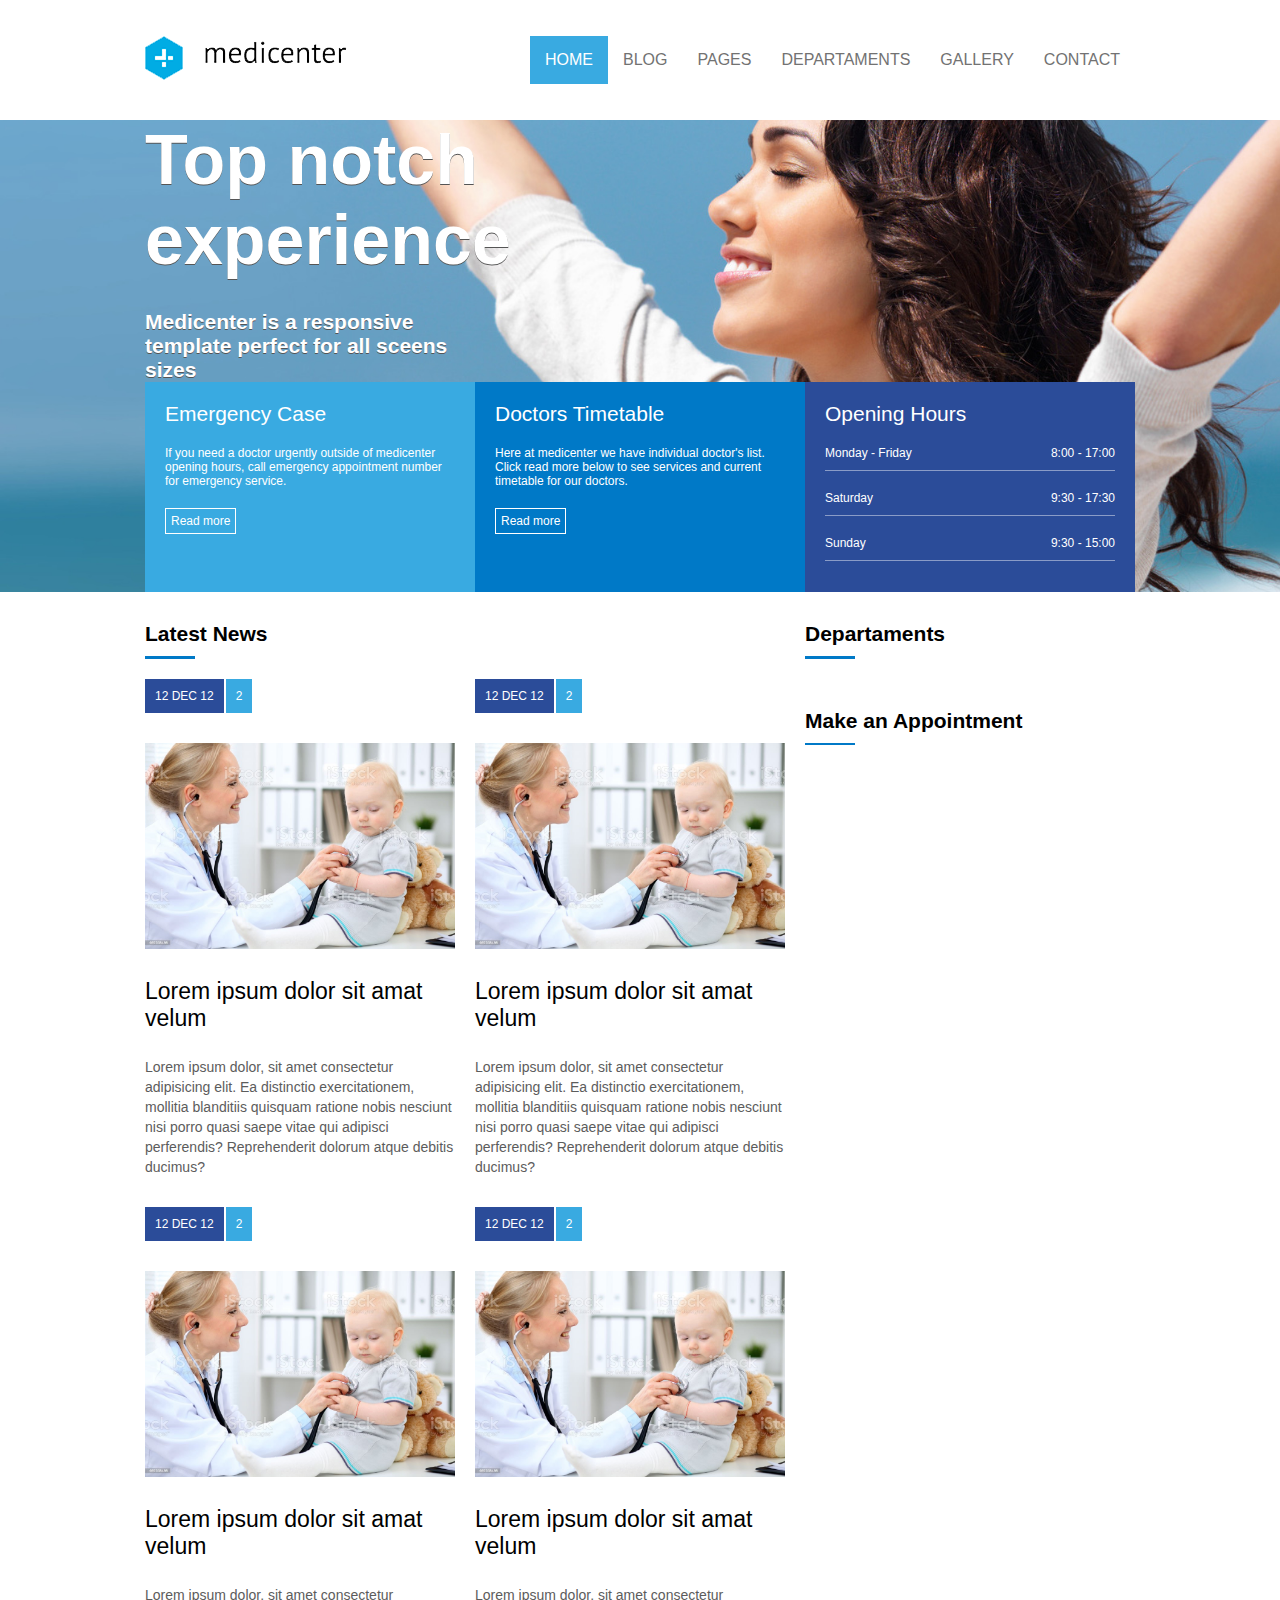
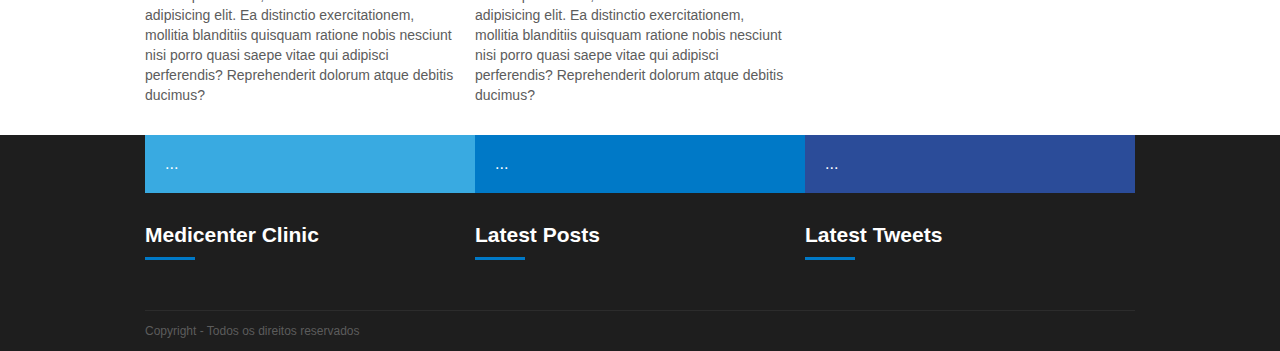
<file: projeto-site-flexbox/index.html>
<!DOCTYPE html>
<html lang="pt-br">
<head>
    <meta charset="UTF-8">
    <meta name="viewport" content="width=device-width, user-scalable=0">
    <title>MediCenter</title>
    <link rel="stylesheet" href="assets/css/template.css">
    <script type="text/javascript">
        window.onload = function(){
            document.querySelector(".menu-mobile").addEventListener("click", function(){
                if(document.querySelector(".menu nav ul").style.display == 'flex') {
                    document.querySelector(".menu nav ul").style.display = 'none';
                } else {
                    document.querySelector(".menu nav ul").style.display = 'flex';
                }
            });
        };
    </script>
</head>
<body>
    <header>
        <div class="container">
            <div class="logo">
                <a href=""><img src="assets/images/logo.png" alt="Logo MedCenter"></a>
            </div>
            <div class="menu">
                <nav>
                    <div class="menu-mobile">
                        <div class="mm-line"></div>
                        <div class="mm-line"></div>
                        <div class="mm-line"></div>
                    </div>
                    <ul>
                        <li class="active"><a href="">HOME</a></li>
                        <li><a href="">BLOG</a></li>
                        <li><a href="">PAGES</a></li>
                        <li><a href="">DEPARTAMENTS</a></li>
                        <li><a href="">GALLERY</a></li>
                        <li><a href="">CONTACT</a></li>
                    </ul>
                </nav>
            </div>
        </div>
    </header>

    <section id="banner">
        <div class="container column">
            <div class="banner-headline">
                <h1>Top notch experience</h1>
                <h2>Medicenter is a responsive template perfect for all sceens sizes</h2>
            </div>
            <div class="banner-options">
                <div class="banner1">
                    <div class="banner-title">Emergency Case</div> 
                    <div class="banner-desc">If you need a doctor urgently outside of medicenter opening hours, call  emergency appointment number for emergency service.</div>
                    <a href="">Read more</a>
                </div>
                <div class="banner2">
                    <div class="banner-title">Doctors Timetable</div>
                    <div class="banner-desc">Here at medicenter we have individual doctor's list. Click read more below to see services and current timetable for our doctors.</div>
                    <a href="">Read more</a>
                </div>
                <div class="banner3">
                    <div class="banner-title">Opening Hours</div>
                    <div>
                        <div class="banner-desc b3">
                            <p>Monday - Friday</p>
                            <p>8:00 - 17:00</p>
                        </div>
                        <div class="banner-desc b3">
                            <p>Saturday</p>
                            <p>9:30 - 17:30</p>
                        </div>
                        <div class="banner-desc b3">
                            <p>Sunday</p>
                            <p>9:30 - 15:00</p>
                        </div>
                    </div>
                </div>
            </div>
        </div>
    </section>
    <section id="geral">
        <div class="container">
            <section>
                <div class="widget">
                    <div class="widget-tittle">
                        <div class="tittle-text">Latest News</div>
                        <div class="tittle-bar"></div>
                    </div>
                    <div class="widget-body">
                        <article>
                            <a href="">
                                <div class="news-data">
                                    <div class="news-posted-in">12 DEC 12</div>
                                    <div class="news-comments">2</div>
                                </div>
                                <div class="news-thumbnail">
                                    <img src="assets/images/pediatrician.jpg" alt="">
                                </div>
                                <div class="news-tittle">
                                    Lorem ipsum dolor sit amat velum
                                </div>
                                <div class="news-resume">
                                    Lorem ipsum dolor, sit amet consectetur adipisicing elit. Ea distinctio exercitationem, mollitia blanditiis quisquam ratione nobis nesciunt nisi porro quasi saepe vitae qui adipisci perferendis? Reprehenderit dolorum atque debitis ducimus?
                                </div>
                            </a>
                        </article>
                        <article>
                            <a href="">
                                <div class="news-data">
                                    <div class="news-posted-in">12 DEC 12</div>
                                    <div class="news-comments">2</div>
                                </div>
                                <div class="news-thumbnail">
                                    <img src="assets/images/pediatrician.jpg" alt="">
                                </div>
                                <div class="news-tittle">
                                    Lorem ipsum dolor sit amat velum
                                </div>
                                <div class="news-resume">
                                    Lorem ipsum dolor, sit amet consectetur adipisicing elit. Ea distinctio exercitationem, mollitia blanditiis quisquam ratione nobis nesciunt nisi porro quasi saepe vitae qui adipisci perferendis? Reprehenderit dolorum atque debitis ducimus?
                                </div>
                            </a>
                        </article>
                        <article>
                            <a href="">
                                <div class="news-data">
                                    <div class="news-posted-in">12 DEC 12</div>
                                    <div class="news-comments">2</div>
                                </div>
                                <div class="news-thumbnail">
                                    <img src="assets/images/pediatrician.jpg" alt="">
                                </div>
                                <div class="news-tittle">
                                    Lorem ipsum dolor sit amat velum
                                </div>
                                <div class="news-resume">
                                    Lorem ipsum dolor, sit amet consectetur adipisicing elit. Ea distinctio exercitationem, mollitia blanditiis quisquam ratione nobis nesciunt nisi porro quasi saepe vitae qui adipisci perferendis? Reprehenderit dolorum atque debitis ducimus?
                                </div>
                            </a>
                        </article>
                        <article>
                            <a href="">
                                <div class="news-data">
                                    <div class="news-posted-in">12 DEC 12</div>
                                    <div class="news-comments">2</div>
                                </div>
                                <div class="news-thumbnail">
                                    <img src="assets/images/pediatrician.jpg" alt="">
                                </div>
                                <div class="news-tittle">
                                    Lorem ipsum dolor sit amat velum
                                </div>
                                <div class="news-resume">
                                    Lorem ipsum dolor, sit amet consectetur adipisicing elit. Ea distinctio exercitationem, mollitia blanditiis quisquam ratione nobis nesciunt nisi porro quasi saepe vitae qui adipisci perferendis? Reprehenderit dolorum atque debitis ducimus?
                                </div>
                            </a>
                        </article>
                    </div>
                </div>
            </section>
            <aside>
                <div class="widget">
                    <div class="widget-tittle">
                        <div class="tittle-text">Departaments</div>
                        <div class="tittle-bar"></div>
                    </div>
                    <div class="widget-body">
                        
                    </div>
                </div>
                <div class="widget">
                    <div class="widget-tittle">
                        <div class="tittle-text">Make an Appointment</div>
                        <div class="tittle-bar"></div>
                    </div>
                    <div class="widget-body">

                    </div>
                </div>
            </aside>
        </div>
    </section>
    <footer>
        <div class="container column">
            <div class="footer-menu">
                <div class="fm1">
                    <a href="">...</a>
                </div>
                <div class="fm2">
                    <a href="">...</a>
                </div>
                <div class="fm3">
                    <a href="">...</a>
                </div>
            </div>

            <div class="footer-area">
                <div class="area-item">
                    <div class="widget">
                        <div class="widget-tittle">
                            <div class="tittle-text">Medicenter Clinic</div>
                            <div class="tittle-bar"></div>
                        </div>
                        <div class="widget-body">
                            
                        </div>
                    </div>
                </div>
                <div class="area-item">
                    <div class="widget">
                        <div class="widget-tittle">
                            <div class="tittle-text">Latest Posts</div>
                            <div class="tittle-bar"></div>
                        </div>
                        <div class="widget-body">
                            
                        </div>
                    </div>
                </div>
                <div class="area-item">
                    <div class="widget">
                        <div class="widget-tittle">
                            <div class="tittle-text">Latest Tweets</div>
                            <div class="tittle-bar"></div>
                        </div>
                        <div class="widget-body">
                            
                        </div>
                    </div>
                </div>
            </div>
            <div class="footer-copy">
                Copyright - Todos os direitos reservados
            </div>
        </div>
    </footer>
</body>
</html>
</file>
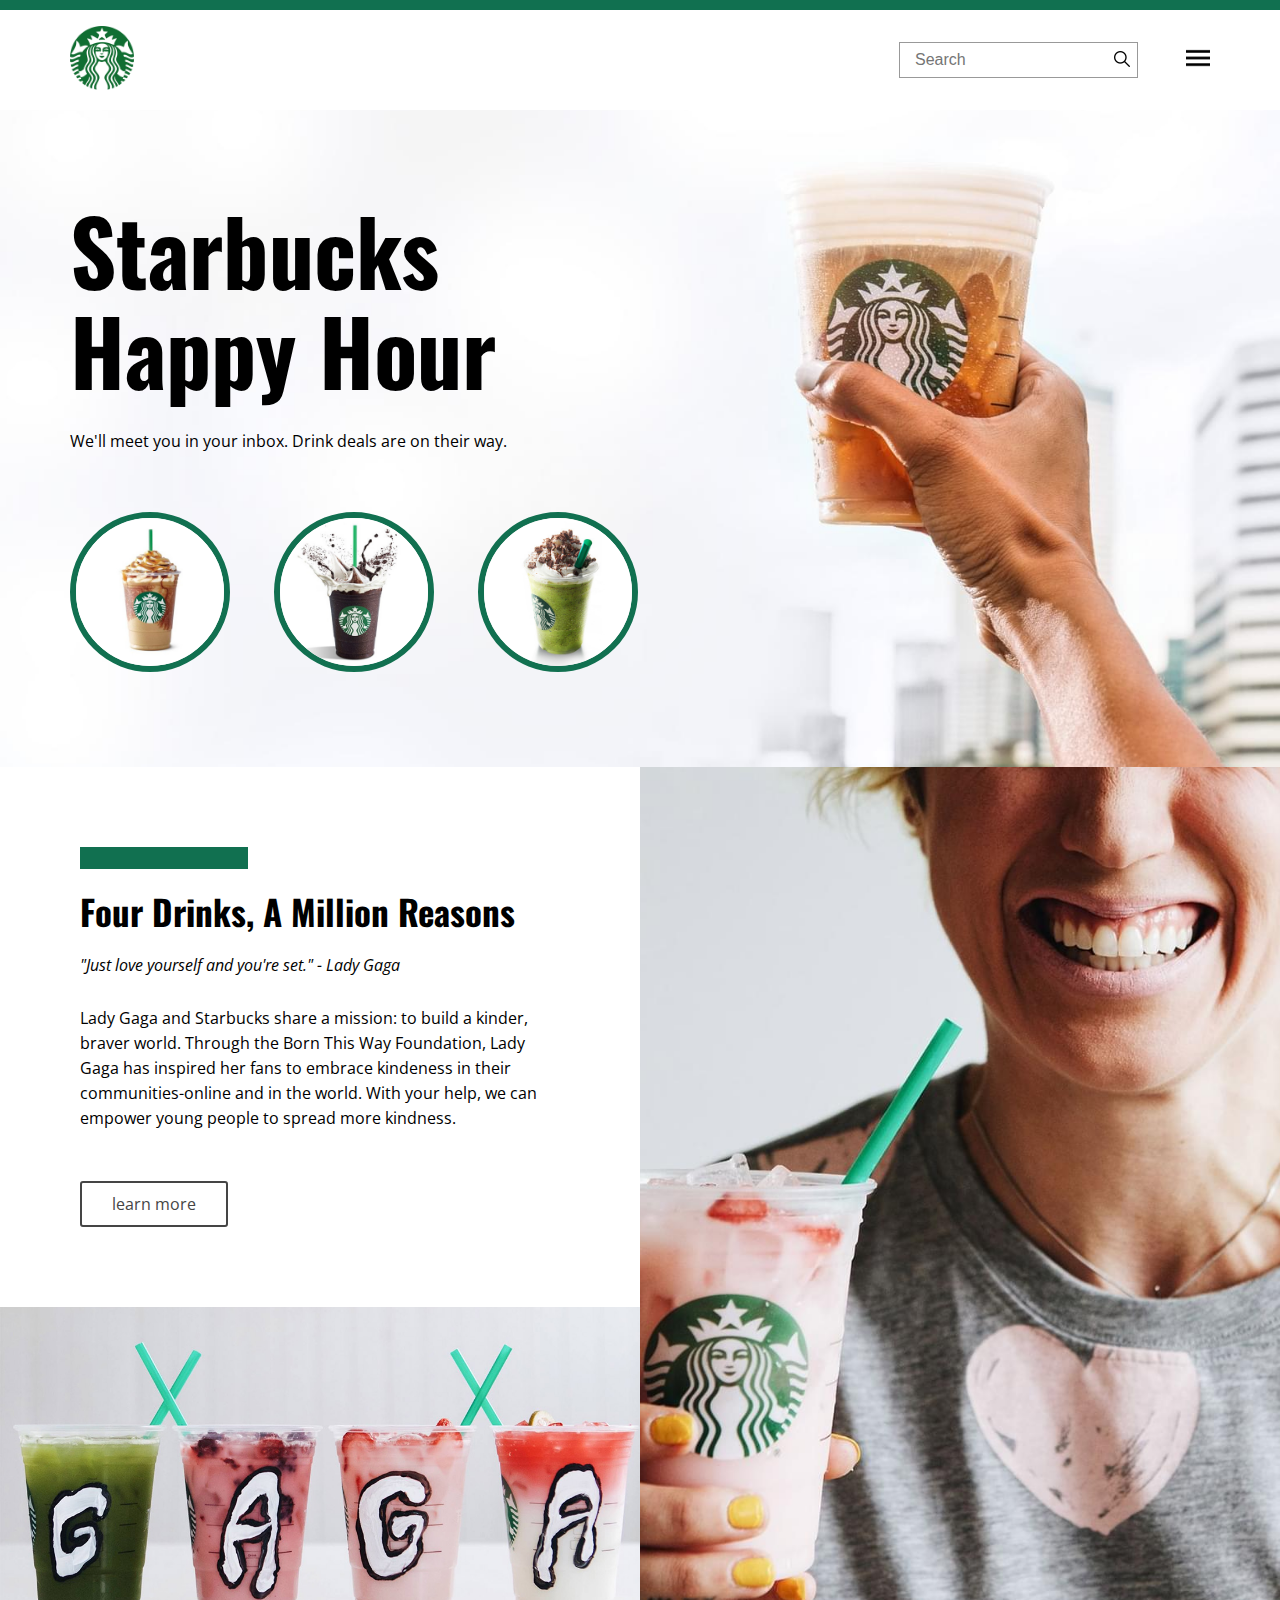
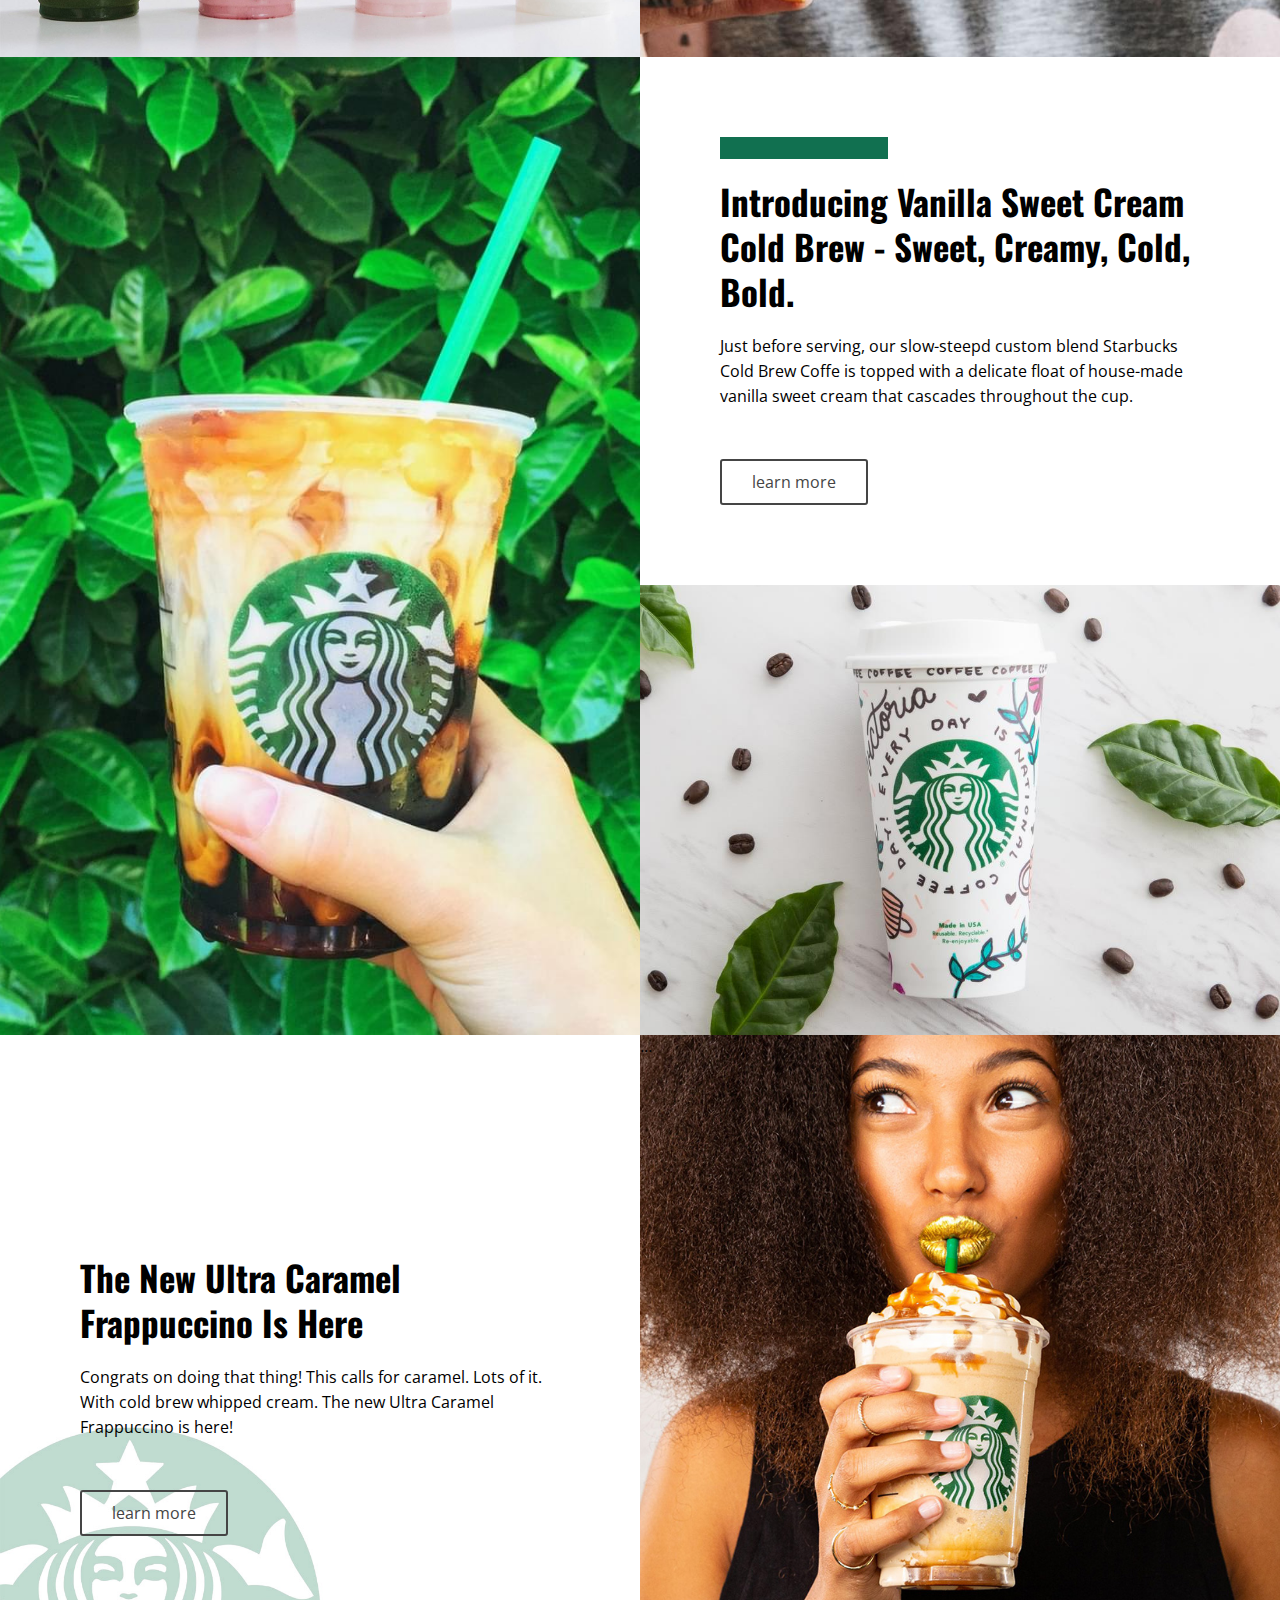
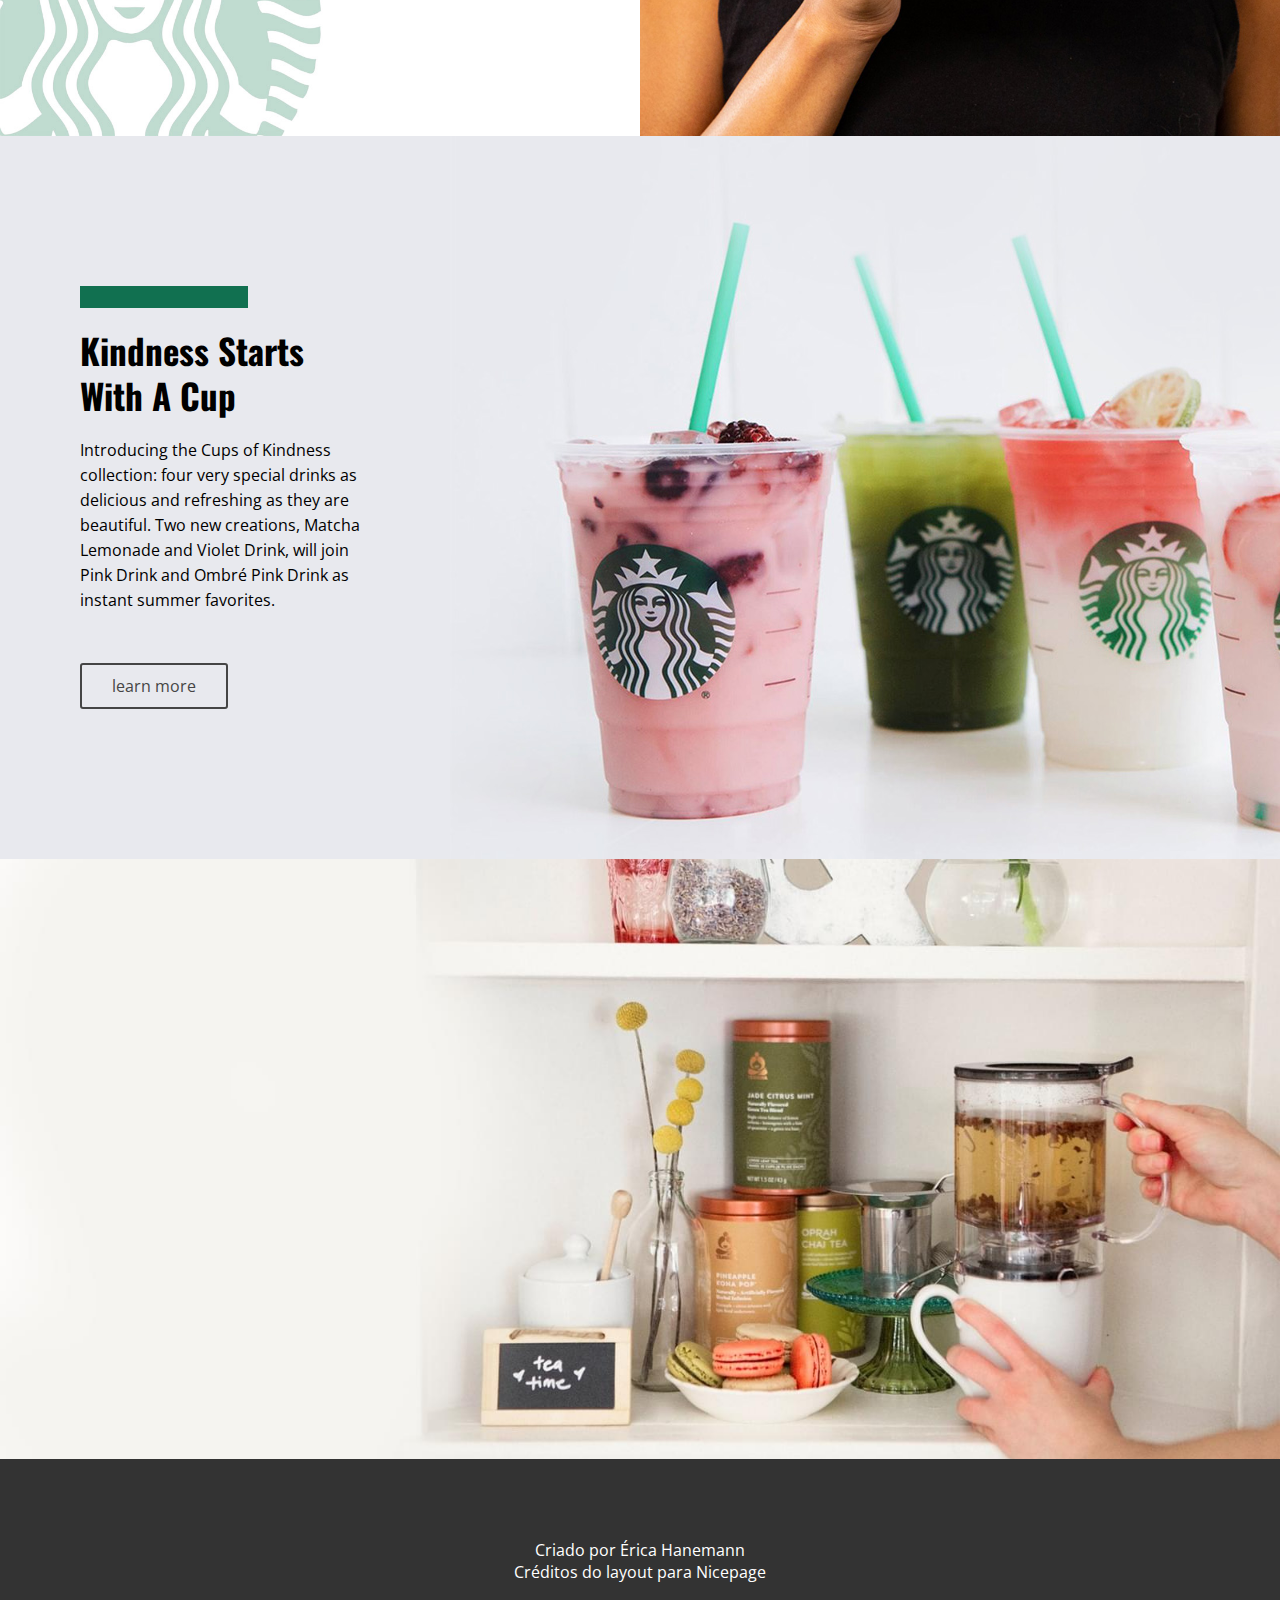
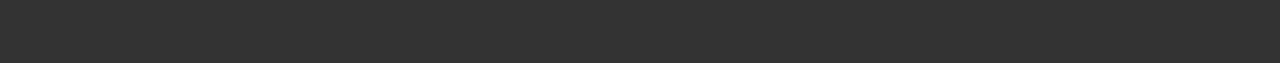
<file: projeto-starbucks/index.html>
<!DOCTYPE html>
<html lang="pt-br">
<head>
    <meta charset="UTF-8">
    <meta name="viewport" content="width=device-width, initial-scale=1.0">
    <title>Starbucks</title>

    <link rel="stylesheet" href="assets/css/style.css">
</head>
<body>
    <header>
        <div class="line"></div>

        <div class="container header-area">

            <div class="header-left">
                <a href="#"><img src="assets/images/logo.png" alt="logo starbucks"></a>
            </div>
            <div class="header-right">
                <div class="header-search">
                    <form action="">
                        <input type="text" name="search" placeholder="Search">
                        <button>
                            <img src="assets/images/loupe.png" alt="ícone lupa">
                        </button>
                    </form>
                </div>
                <div class="header-menu">
                    <img src="assets/images/menu.png" alt="ícone menu">
                </div>
            </div>

        </div>
    </header>

    <section class="banner">
        <div class="container">
            <h1>Starbucks <br> Happy Hour</h1>
            <span>We'll meet you in your inbox. Drink deals are on their way.</span>
            <div class="banner-images">
                <img src="assets/images/c1.jpg" alt="">
                <img src="assets/images/c2.jpg" alt="">
                <img src="assets/images/c3.jpg" alt="">
            </div>
        </div>
    </section>

    <section class="area1">
        <div class="area1-content">
            <div class="bar"></div>
            <h2>Four Drinks, A Million Reasons</h2>
            <div class="area1-quote"><em>"Just love yourself and you're set." - Lady Gaga</em></div>
            <div class="area1-text">Lady Gaga and Starbucks share a mission: to build a kinder, braver world. Through the Born This Way Foundation, Lady Gaga has inspired her fans to embrace kindeness in their communities-online and in the world. With your help, we can empower young people to spread more kindness.</div>

            <a href="#" class="button">learn more</a>
        </div>
        <div class="area1-img1"></div>
        <div class="area1-img2"></div>
    </section>

    <section class="area2">
        <div class="area2-content">
            <div class="bar"></div>
            <h2>Introducing Vanilla Sweet Cream Cold Brew - Sweet, Creamy, Cold, Bold.</h2>
            
            <div class="area2-text">Just before serving, our slow-steepd custom blend Starbucks Cold Brew Coffe is topped with a delicate float of house-made vanilla sweet cream that cascades throughout the cup.</div>

            <a href="#" class="button">learn more</a>
        </div>
        <div class="area2-img1"></div>
        <div class="area2-img2"></div>
    </section>

    <section class="area3">
        <div class="area3-content">
            <h2>The New Ultra Caramel <br> Frappuccino Is Here</h2>
            <div class="area3-text">Congrats on doing that thing! This calls for caramel. Lots of it. With cold brew whipped cream. The new Ultra Caramel Frappuccino is here!</div>

            <a href="#" class="button">learn more</a>
        </div>
        <div class="area3-img1">...</div>
    </section>

    <section class="area4">
        <div class="area4-content">
            <div class="bar"></div>
            <h2>Kindness Starts <br> With A Cup</h2>
            <div class="area4-text">Introducing the Cups of Kindness collection: four very special drinks as delicious and refreshing as they are beautiful. Two new creations, Matcha Lemonade and Violet Drink, will join Pink Drink and Ombré Pink Drink as instant summer favorites.</div>

            <a href="#" class="button">learn more</a>
        </div>
        <div class="area4-img1"></div>
    </section>

    <section class="area5"></section>

    <footer>
        Criado por Érica Hanemann <br>
        Créditos do layout para Nicepage
    </footer>
</body>
</html>
</file>
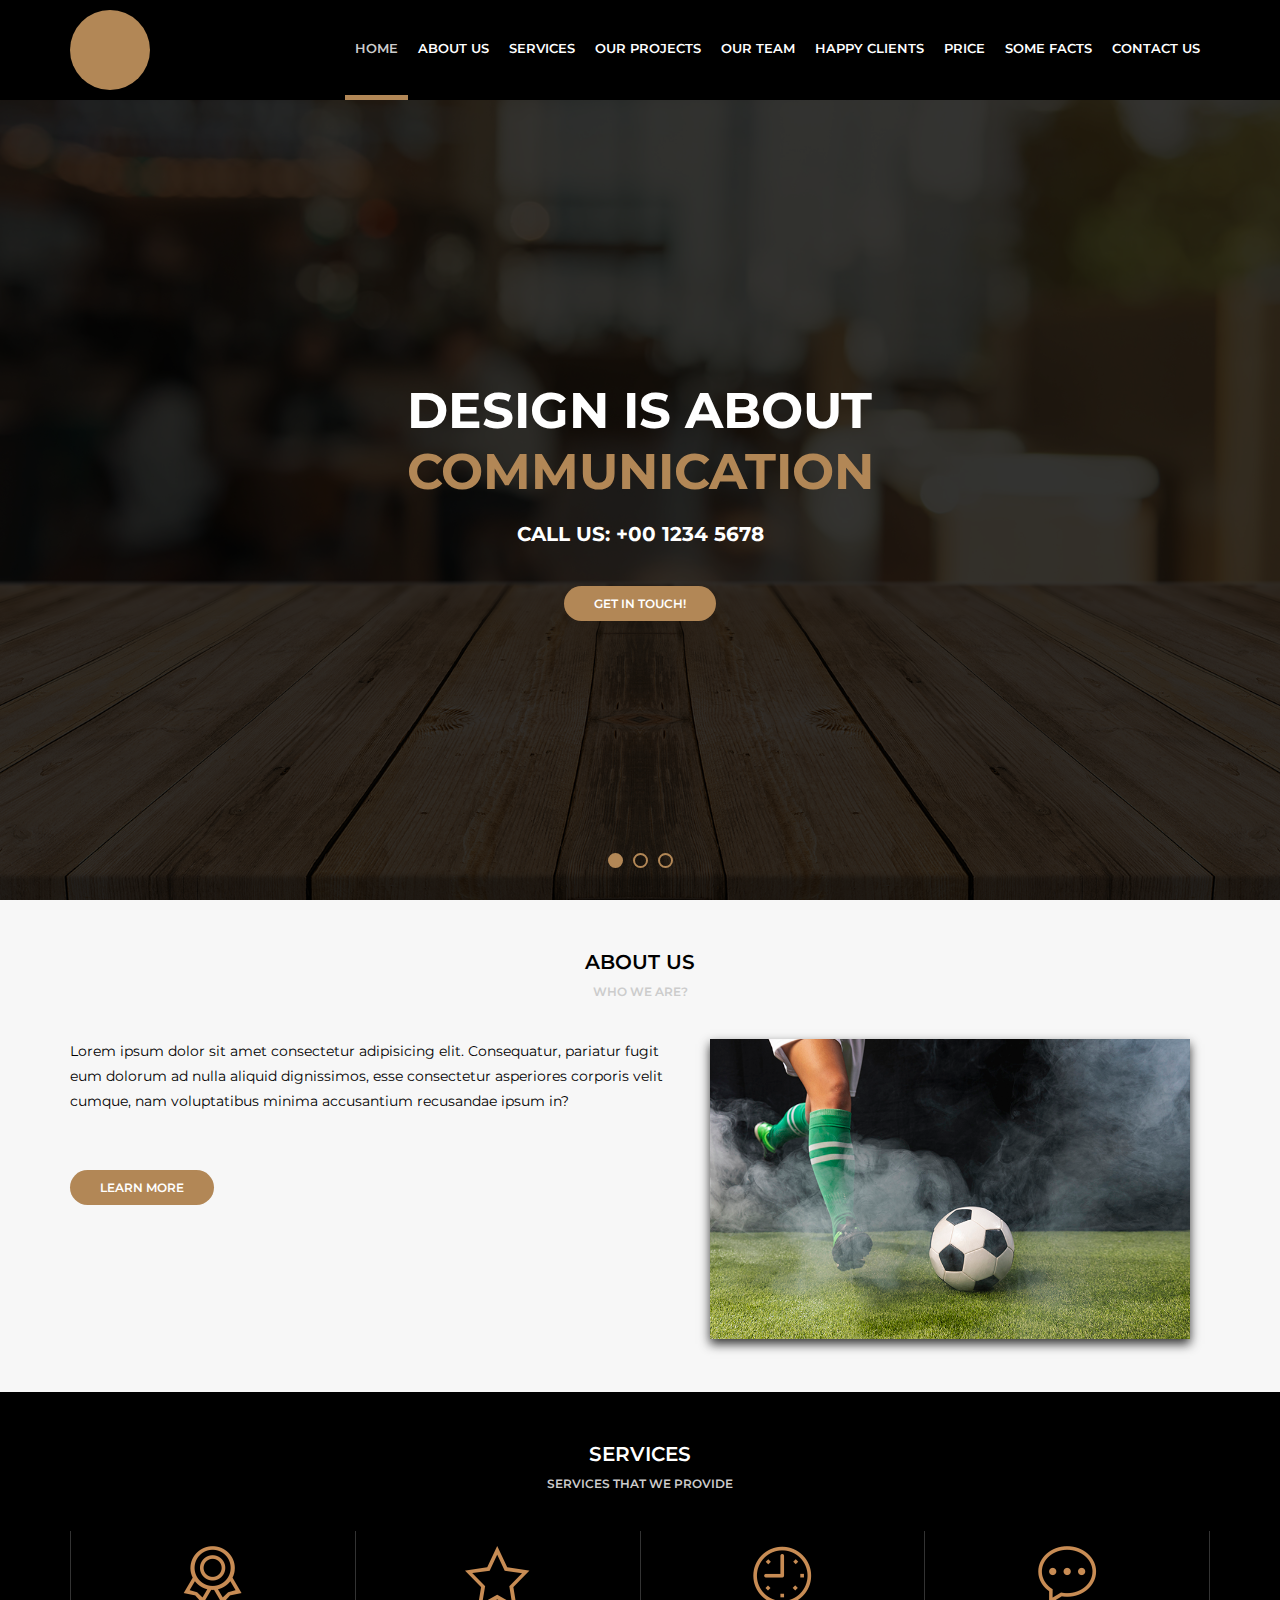
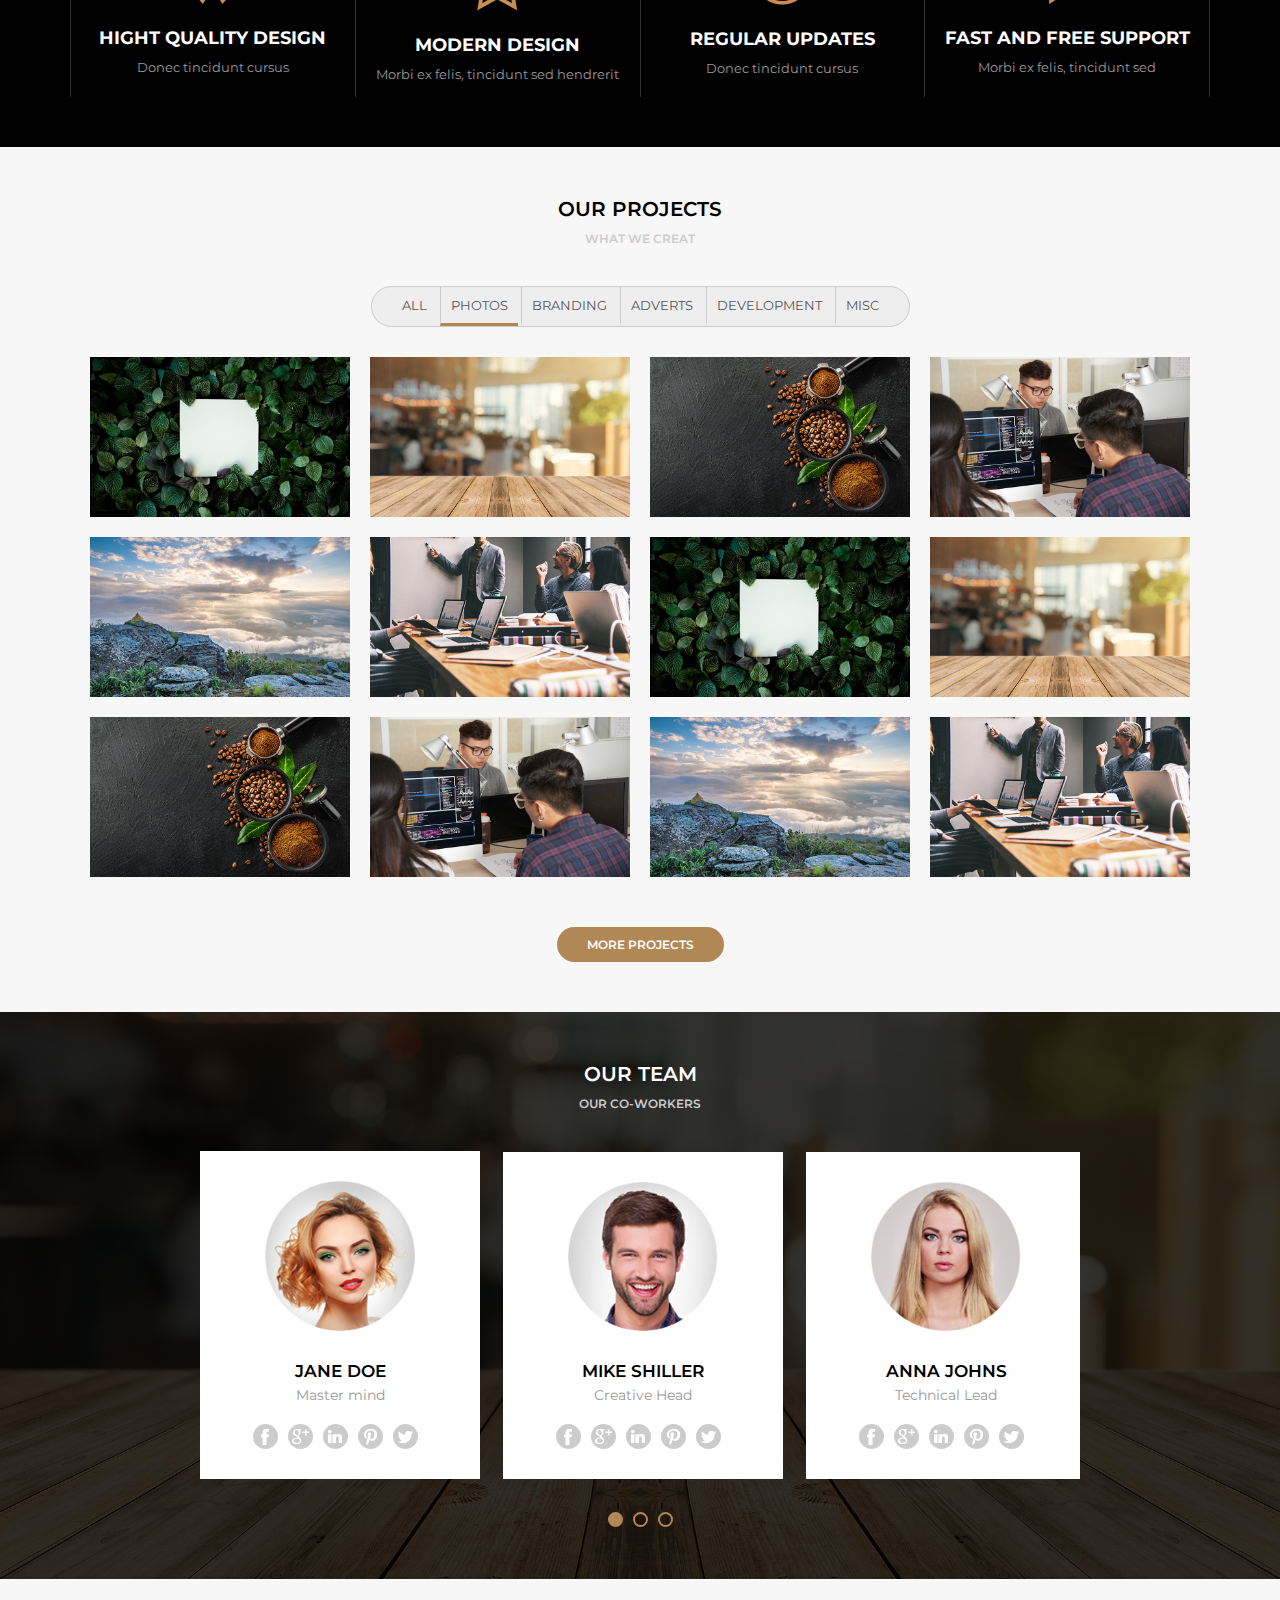
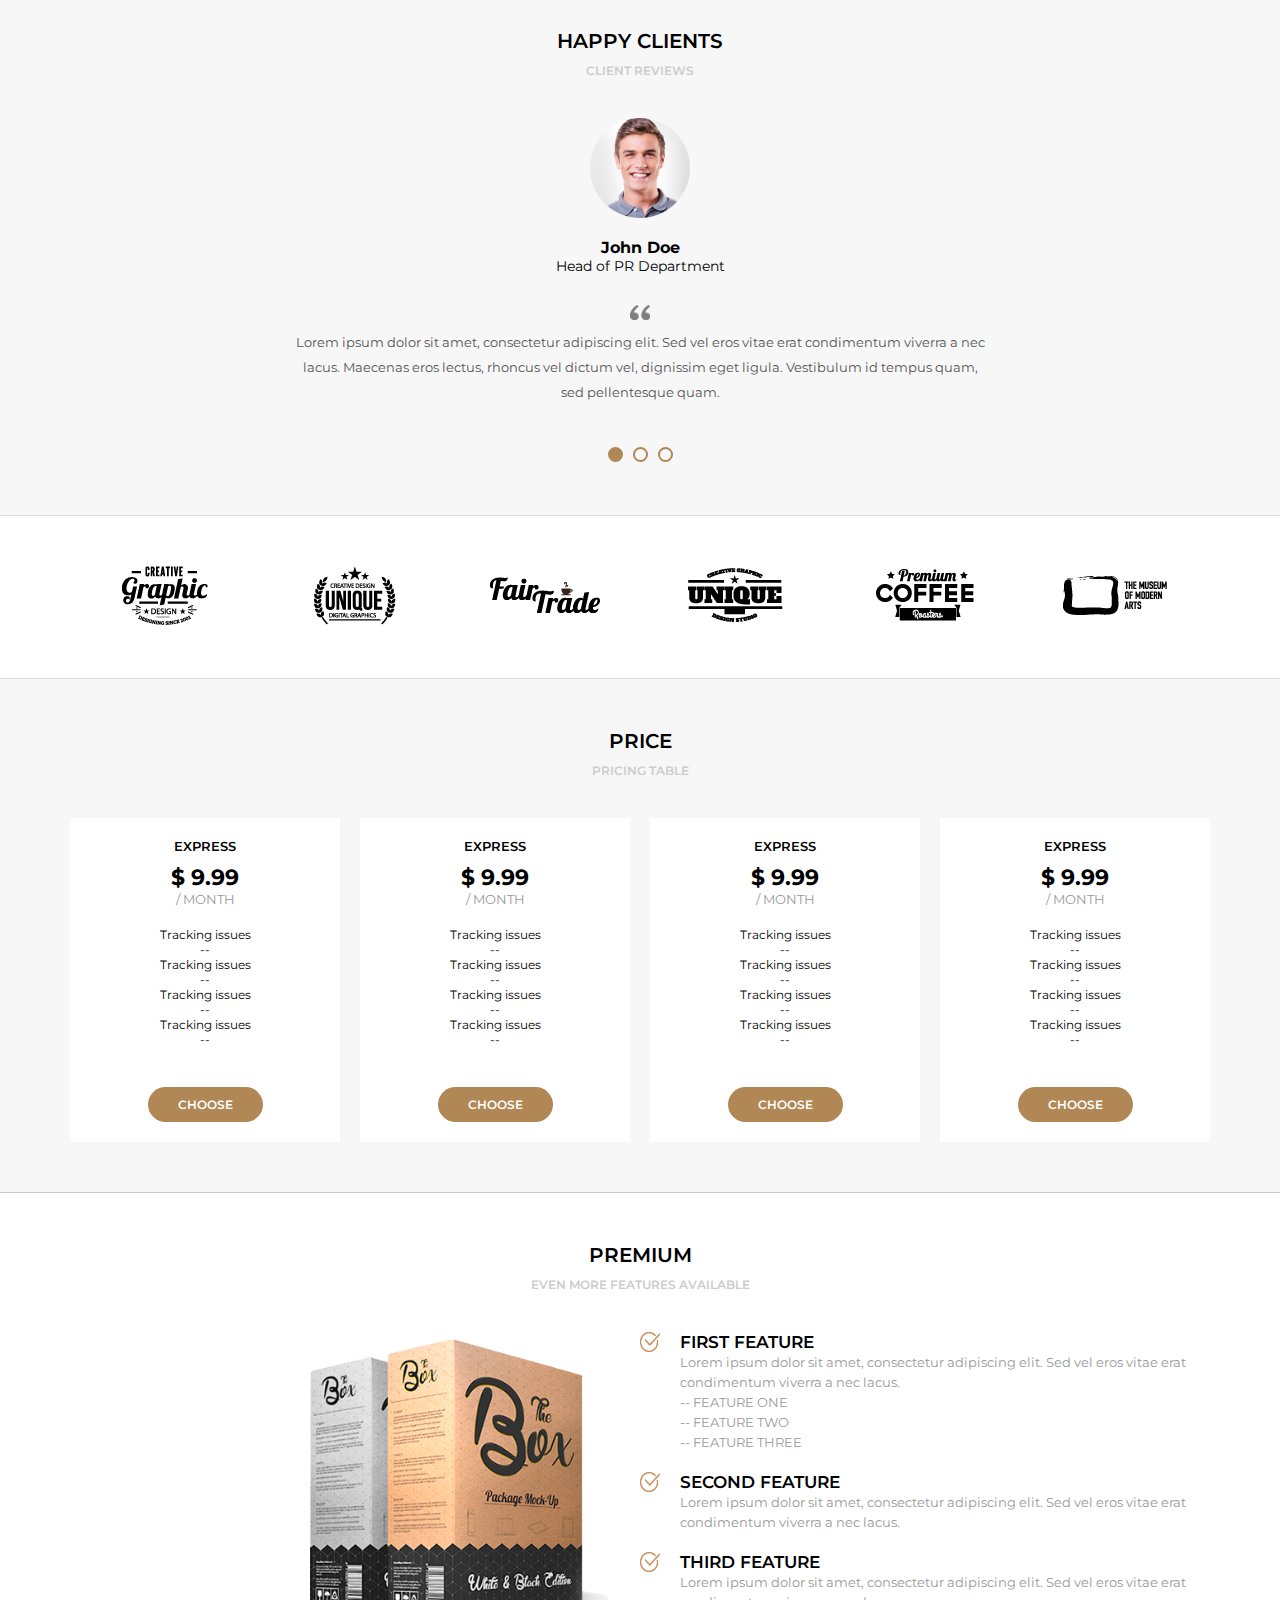
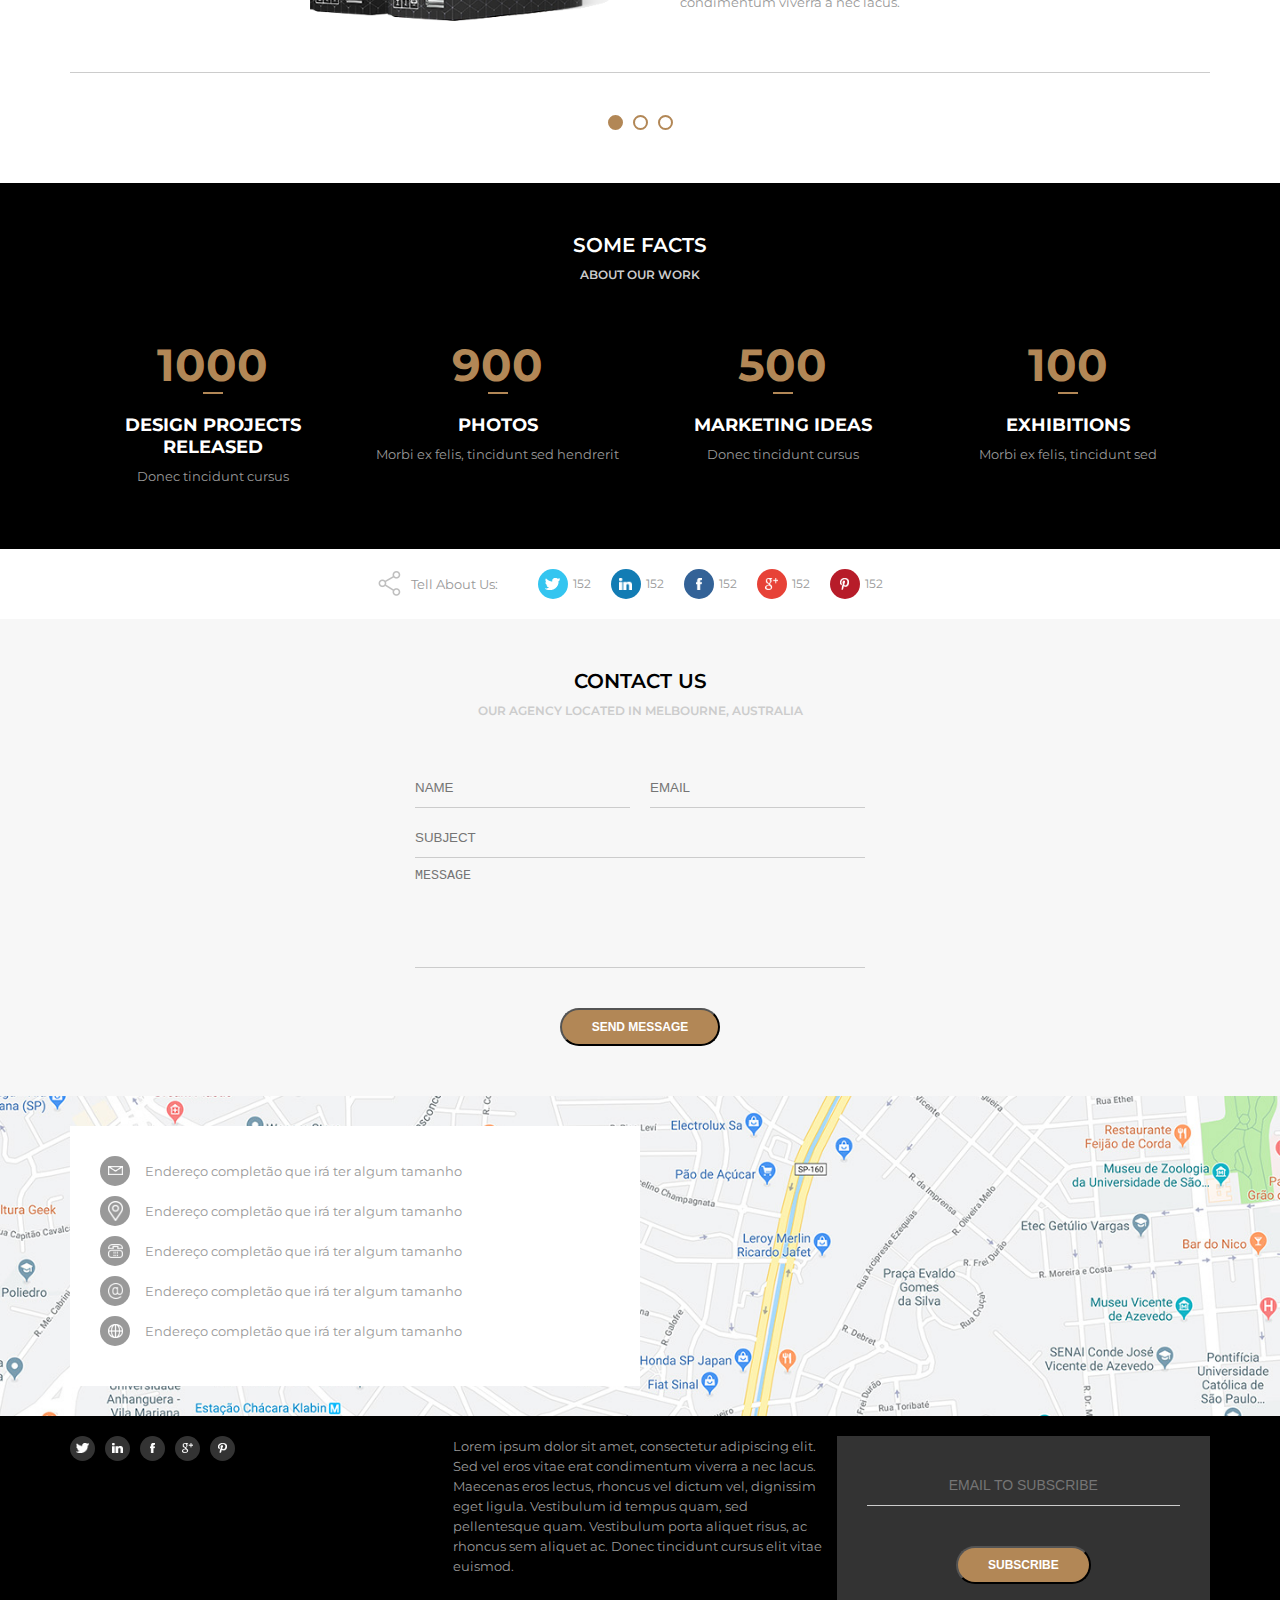
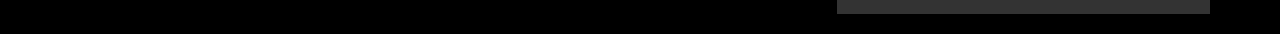
<file: projeto-awax/home.html>
<!DOCTYPE html>

<html lang="pt-br">
<head>
    <meta charset="UTF-8">
    <meta http-equiv="X-UA-Compatible" content="IE=edge">
    <meta name="viewport" content="width=device-width, minimum-scale=1, initial-scale=1">
    <title>Awax</title>
    <link href="https://fonts.googleapis.com/css2?family=Montserrat:wght@300;400;600;700&display=swap" rel="stylesheet">
    <link rel="stylesheet" href="assets/css/style.css">
</head>
<body>
    <header>
        <div class="container">
            <div class="logo">
                <div class="logo-img"></div>
            </div>
            <div class="menu">
                <img class="menu-opener" src="assets/images/menu.png" alt="">
                <nav>
                    <ul>
                        <li class="active"><a href="">Home</a></li>
                        <li><a href="">About us</a></li>
                        <li><a href="">Services</a></li>
                        <li><a href="">Our Projects</a></li>
                        <li><a href="">Our Team</a></li>
                        <li><a href="">Happy Clients</a></li>
                        <li><a href="">Price</a></li>
                        <li><a href="">Some Facts</a></li>
                        <li><a href="">Contact Us</a></li>
                    </ul>
                </nav>
            </div>
        </div>
    </header>

    <main>
        <section class="banner">
            <div class="sliders">
                <div class="slide">
                    <div class="slidearea">
                        <h1>Design is about <br> <span>Communication</span></h1>
                        <h2>Call Us: +00 1234 5678</h2>
                        <a href="" class="button">get in touch!</a>
                    </div>
                </div>
                <div class="slide">
                    <div class="slidearea">
                        <h1>Design is about <br> <span>Communication 2</span></h1>
                        <h2>Call Us: +00 1234 5678</h2>
                        <a href="" class="button">get in touch!</a>
                    </div>
                </div>
                <div class="slide">
                    <div class="slidearea">
                        <h1>Design is about <br> <span>Communication 3</span></h1>
                        <h2>Call Us: +00 1234 5678</h2>
                        <a href="" class="button">get in touch!</a>
                    </div>
                </div>
            </div>

            <div class="sliders-pointers">
                <div class="pointer active"></div>
                <div class="pointer"></div>
                <div class="pointer"></div>
            </div>
        </section>

        <section class="default light">
            <div class="section-title">About Us</div>
            <div class="section-desc">Who we are?</div>
            <div class="section-body container">
                <div class="section-aboutus">
                    <div class="section-aboutus-left">
                        <p>Lorem ipsum dolor sit amet consectetur adipisicing elit. Consequatur, pariatur fugit eum dolorum ad nulla aliquid dignissimos, esse consectetur asperiores corporis velit cumque, nam voluptatibus minima accusantium recusandae ipsum in?</p>
                        <br>
                        <a href="" class="button">Learn More</a>
                    </div>
                    <div class="section-aboutus-right">
                        <img src="media/foto9.jpg" alt="">
                    </div>
                </div>
            </div>
        </section>

        <section class="default dark">
            <div class="section-title">Services</div>
            <div class="section-desc">Services that we provide</div>
            <div class="section-body container">
                <div class="section-services">
                    <div class="section-service">
                        <img src="assets/images/medalha.png" alt="ícone medalaha">
                        <h4>hight quality design</h4>
                        <p>Donec tincidunt cursus</p>
                    </div>
                    <div class="section-service">
                        <img src="assets/images/estrela.png" alt="">
                        <h4>modern design</h4>
                        <p>Morbi ex felis, tincidunt sed hendrerit</p>
                    </div>
                    <div class="section-service">
                        <img src="assets/images/relogio.png" alt="">
                        <h4>regular updates</h4>
                        <p>Donec tincidunt cursus</p>
                    </div>
                    <div class="section-service">
                        <img src="assets/images/balao.png" alt="">
                        <h4>fast and free support</h4>
                        <p>Morbi ex felis, tincidunt sed</p>
                    </div>
                </div>
            </div>
        </section>

        <section class="default light">
            <div class="section-title">our Projects</div>
            <div class="section-desc">What we creat</div>
            <div class="section-body container">
               <div class="section-projects">
                    <div class="section-projects-filters">
                        <ul>
                            <li>All</li>
                            <li class="active">Photos</li>
                            <li>Branding</li>
                            <li>Adverts</li>
                            <li>Development</li>
                            <li>Misc</li>
                        </ul>
                    </div>

                    <div class="section-projects-photos">
                        <div class="section-projects-photo">
                            <div class="section-projects-photoarea">
                                <div class="section-projects-photoinfo">
                                    <h5>About</h5>
                                    <p>Vestibulum porta aliquet risus</p>
                                </div>
                                <img src="media/foto1.jpg" alt="">
                            </div>
                        </div>
                        <div class="section-projects-photo">
                            <div class="section-projects-photoarea">
                                <div class="section-projects-photoinfo">
                                    <h5>About</h5>
                                    <p>Vestibulum porta aliquet risus</p>
                                </div>
                                <img src="media/foto2.jpg" alt="">
                            </div>
                        </div>
                        <div class="section-projects-photo">
                            <div class="section-projects-photoarea">
                                <div class="section-projects-photoinfo">
                                    <h5>About</h5>
                                    <p>Vestibulum porta aliquet risus</p>
                                </div>
                                <img src="media/foto3.jpg" alt="">
                            </div>
                        </div>
                        <div class="section-projects-photo">
                            <div class="section-projects-photoarea">
                                <div class="section-projects-photoinfo">
                                    <h5>About</h5>
                                    <p>Vestibulum porta aliquet risus</p>
                                </div>
                                <img src="media/foto4.jpg" alt="">
                            </div>
                        </div>
                        <div class="section-projects-photo">
                            <div class="section-projects-photoarea">
                                <div class="section-projects-photoinfo">
                                    <h5>About</h5>
                                    <p>Vestibulum porta aliquet risus</p>
                                </div>
                                <img src="media/foto5.jpg" alt="">
                            </div>
                        </div>
                        <div class="section-projects-photo">
                            <div class="section-projects-photoarea">
                                <div class="section-projects-photoinfo">
                                    <h5>About</h5>
                                    <p>Vestibulum porta aliquet risus</p>
                                </div>
                                <img src="media/foto6.jpg" alt="">
                            </div>
                        </div>
                        <div class="section-projects-photo">
                            <div class="section-projects-photoarea">
                                <div class="section-projects-photoinfo">
                                    <h5>About</h5>
                                    <p>Vestibulum porta aliquet risus</p>
                                </div>
                                <img src="media/foto1.jpg" alt="">
                            </div>
                        </div>
                        <div class="section-projects-photo">
                            <div class="section-projects-photoarea">
                                <div class="section-projects-photoinfo">
                                    <h5>About</h5>
                                    <p>Vestibulum porta aliquet risus</p>
                                </div>
                                <img src="media/foto2.jpg" alt="">
                            </div>
                        </div>
                        <div class="section-projects-photo">
                            <div class="section-projects-photoarea">
                                <div class="section-projects-photoinfo">
                                    <h5>About</h5>
                                    <p>Vestibulum porta aliquet risus</p>
                                </div>
                                <img src="media/foto3.jpg" alt="">
                            </div>
                        </div>
                        <div class="section-projects-photo">
                            <div class="section-projects-photoarea">
                                <div class="section-projects-photoinfo">
                                    <h5>About</h5>
                                    <p>Vestibulum porta aliquet risus</p>
                                </div>
                                <img src="media/foto4.jpg" alt="">
                            </div>
                        </div>
                        <div class="section-projects-photo">
                            <div class="section-projects-photoarea">
                                <div class="section-projects-photoinfo">
                                    <h5>About</h5>
                                    <p>Vestibulum porta aliquet risus</p>
                                </div>
                                <img src="media/foto5.jpg" alt="">
                            </div>
                        </div>
                        <div class="section-projects-photo">
                            <div class="section-projects-photoarea">
                                <div class="section-projects-photoinfo">
                                    <h5>About</h5>
                                    <p>Vestibulum porta aliquet risus</p>
                                </div>
                                <img src="media/foto6.jpg" alt="">
                            </div>
                        </div>
                    </div>

                    <a href="" class="button">More Projects</a>
               </div>
            </div>
        </section>

        <section class="default dark bg-team">
            <div class="section-team-area">
                <div class="section-title">Our Team</div>
                <div class="section-desc">Our Co-Workers</div>
                <div class="section-body container">
                    <div class="section-team">
                        <div class="sliders">
                            <div class="slide">
                                <div class="slidearea">
                                    <img class="section-team-avatar" src="media/mulher1.png" alt="">
                                    <div class="section-team-name">Jane Doe</div>
                                    <div class="section-team-role">Master mind</div>
                                    <div class="section-team-social">
                                        <a href=""><img src="assets/images/facebook.png" alt=""></a>
                                        <a href=""><img src="assets/images/googleplus.png" alt=""></a>
                                        <a href=""><img src="assets/images/linkedin.png" alt=""></a>
                                        <a href=""><img src="assets/images/pinterest.png" alt=""></a>
                                        <a href=""><img src="assets/images/twitter.png" alt=""></a>
                                    </div>
                                </div>
                            </div>
                            <div class="slide">
                                <div class="slidearea">
                                    <img class="section-team-avatar" src="media/homem1.png" alt="">
                                    <div class="section-team-name">Mike Shiller</div>
                                    <div class="section-team-role">Creative Head</div>
                                    <div class="section-team-social">
                                        <a href=""><img src="assets/images/facebook.png" alt=""></a>
                                        <a href=""><img src="assets/images/googleplus.png" alt=""></a>
                                        <a href=""><img src="assets/images/linkedin.png" alt=""></a>
                                        <a href=""><img src="assets/images/pinterest.png" alt=""></a>
                                        <a href=""><img src="assets/images/twitter.png" alt=""></a>
                                    </div>
                                </div>
                            </div>
                            <div class="slide">
                                <div class="slidearea">
                                    <img class="section-team-avatar" src="media/mulher2.png" alt="">
                                    <div class="section-team-name">Anna Johns</div>
                                    <div class="section-team-role">Technical Lead</div>
                                    <div class="section-team-social">
                                        <a href=""><img src="assets/images/facebook.png" alt=""></a>
                                        <a href=""><img src="assets/images/googleplus.png" alt=""></a>
                                        <a href=""><img src="assets/images/linkedin.png" alt=""></a>
                                        <a href=""><img src="assets/images/pinterest.png" alt=""></a>
                                        <a href=""><img src="assets/images/twitter.png" alt=""></a>
                                    </div>
                                </div>
                            </div>
                            <div class="slide">
                                <div class="slidearea">
                                    <img class="section-team-avatar" src="media/mulher1.png" alt="">
                                    <div class="section-team-name">Jane Doe</div>
                                    <div class="section-team-role">Master mind</div>
                                    <div class="section-team-social">
                                        <a href=""><img src="assets/images/facebook.png" alt=""></a>
                                        <a href=""><img src="assets/images/googleplus.png" alt=""></a>
                                        <a href=""><img src="assets/images/linkedin.png" alt=""></a>
                                        <a href=""><img src="assets/images/pinterest.png" alt=""></a>
                                        <a href=""><img src="assets/images/twitter.png" alt=""></a>
                                    </div>
                                </div>
                            </div>
                        </div>
                    </div>

                    <div class="sliders-pointers">
                        <div class="pointer active"></div>
                        <div class="pointer"></div>
                        <div class="pointer"></div>
                    </div>
                </div>
            </div>
        </section>

        <section class="default light testimonials">
            <div class="section-title">Happy Clients</div>
            <div class="section-desc">Client Reviews</div>
            <div class="section-body container">
                <div class="section-testimonials">
                    <div class="sliders" style="margin-left:0;">
                        <div class="slide">
                            <div class="slidearea">
                                <img class="section-testimonials--avatar" src="media/homem2.png" />
                                <div class="section-testimonials--name">John Doe</div>
                                <div class="section-testimonials--role">Head of PR Department</div>
                                <img class="section-testimonials--quoteimg" src="assets/images/quote.png" />
                                <div class="section-testimonials--quote">Lorem ipsum dolor sit amet, consectetur adipiscing elit. Sed vel eros vitae erat condimentum viverra a nec lacus. Maecenas eros lectus, rhoncus vel dictum vel, dignissim eget ligula. Vestibulum id tempus quam, sed pellentesque quam.</div>
                            </div>
                        </div><div class="slide">
                            <div class="slidearea">
                                <img class="section-testimonials--avatar" src="media/homem2.png" />
                                <div class="section-testimonials--name">John Doe</div>
                                <div class="section-testimonials--role">Head of PR Department</div>
                                <img class="section-testimonials--quoteimg" src="assets/images/quote.png" />
                                <div class="section-testimonials--quote">Lorem ipsum dolor sit amet, consectetur adipiscing elit. Sed vel eros vitae erat condimentum viverra a nec lacus. Maecenas eros lectus, rhoncus vel dictum vel, dignissim eget ligula. Vestibulum id tempus quam, sed pellentesque quam.</div>
                            </div>
                        </div><div class="slide">
                            <div class="slidearea">
                                <img class="section-testimonials--avatar" src="media/homem2.png" />
                                <div class="section-testimonials--name">John Doe</div>
                                <div class="section-testimonials--role">Head of PR Department</div>
                                <img class="section-testimonials--quoteimg" src="assets/images/quote.png" />
                                <div class="section-testimonials--quote">Lorem ipsum dolor sit amet, consectetur adipiscing elit. Sed vel eros vitae erat condimentum viverra a nec lacus. Maecenas eros lectus, rhoncus vel dictum vel, dignissim eget ligula. Vestibulum id tempus quam, sed pellentesque quam.</div>
                            </div>
                        </div>
                    </div>
                    <div class="sliders-pointers">
                        <div class="pointer active"></div>
                        <div class="pointer"></div>
                        <div class="pointer"></div>
                    </div>
                </div>
            </div>
        </section>
    
        <section class="default section-companies">
            <div class="section-body container">
                <div class="section-companies--area">
                    <div class="section-company">
                        <img src="media/empresa1.png" />
                    </div>
                    <div class="section-company">
                        <img src="media/empresa2.png" />
                    </div>
                    <div class="section-company">
                        <img src="media/empresa3.png" />
                    </div>
                    <div class="section-company">
                        <img src="media/empresa4.png" />
                    </div>
                    <div class="section-company">
                        <img src="media/empresa5.png" />
                    </div>
                    <div class="section-company">
                        <img src="media/empresa6.png" />
                    </div>
                </div>
            </div>
        </section>
    
        <section class="default light">
            <div class="section-title">Price</div>
            <div class="section-desc">Pricing Table</div>
            <div class="section-body container">
                <div class="section-price">
                        <div class="section-price--item">
                            <div class="section-price--item-name">Express</div>
                            <div class="section-price--item-money">$ 9.99</div>
                            <div class="section-price--item-period">/ month</div>
                            <div class="section-price--item-point">Tracking issues<br/>--</div>
                            <div class="section-price--item-point">Tracking issues<br/>--</div>
                            <div class="section-price--item-point">Tracking issues<br/>--</div>
                            <div class="section-price--item-point">Tracking issues<br/>--</div>
                            <a href="" class="button button--dark">Choose</a>
                        </div>
                        <div class="section-price--item">
                            <div class="section-price--item-name">Express</div>
                            <div class="section-price--item-money">$ 9.99</div>
                            <div class="section-price--item-period">/ month</div>
                            <div class="section-price--item-point">Tracking issues<br/>--</div>
                            <div class="section-price--item-point">Tracking issues<br/>--</div>
                            <div class="section-price--item-point">Tracking issues<br/>--</div>
                            <div class="section-price--item-point">Tracking issues<br/>--</div>
                            <a href="" class="button button--dark">Choose</a>
                        </div>
                        <div class="section-price--item">
                            <div class="section-price--item-name">Express</div>
                            <div class="section-price--item-money">$ 9.99</div>
                            <div class="section-price--item-period">/ month</div>
                            <div class="section-price--item-point">Tracking issues<br/>--</div>
                            <div class="section-price--item-point">Tracking issues<br/>--</div>
                            <div class="section-price--item-point">Tracking issues<br/>--</div>
                            <div class="section-price--item-point">Tracking issues<br/>--</div>
                            <a href="" class="button button--dark">Choose</a>
                        </div>
                        <div class="section-price--item">
                            <div class="section-price--item-name">Express</div>
                            <div class="section-price--item-money">$ 9.99</div>
                            <div class="section-price--item-period">/ month</div>
                            <div class="section-price--item-point">Tracking issues<br/>--</div>
                            <div class="section-price--item-point">Tracking issues<br/>--</div>
                            <div class="section-price--item-point">Tracking issues<br/>--</div>
                            <div class="section-price--item-point">Tracking issues<br/>--</div>
                            <a href="" class="button button--dark">Choose</a>
                        </div>
                </div>
            </div>
        </section>
    
        <section class="default light premium">
            <div class="section-title">Premium</div>
            <div class="section-desc">Even More Features Available</div>
            <div class="section-body container">
                <div class="section-premium">
                    <div class="sliders" style="margin-left:0;">
                        <div class="slide">
                            <div class="slidearea">
                                <div class="section-premium--left">
                                    <img src="media/livros.png" />
                                </div>
                                <div class="section-premium--right">
                                        <div class="section-premium--item">
                                            <img src="assets/images/check.png" />
                                            <div>
                                                <h4>FIRST FEATURE</h4>
                                                Lorem ipsum dolor sit amet, consectetur adipiscing elit. Sed vel eros vitae erat condimentum viverra a nec lacus.<br/>
                                                -- FEATURE ONE<br/>
                                                -- FEATURE TWO<br/>
                                                -- FEATURE THREE
                                            </div>
                                        </div>
                                        <div class="section-premium--item">
                                            <img src="assets/images/check.png" />
                                            <div>
                                                <h4>SECOND FEATURE</h4>
                                                Lorem ipsum dolor sit amet, consectetur adipiscing elit. Sed vel eros vitae erat condimentum viverra a nec lacus.
                                            </div>
                                        </div>
                                        <div class="section-premium--item">
                                            <img src="assets/images/check.png" />
                                            <div>
                                                <h4>THIRD FEATURE</h4>
                                                Lorem ipsum dolor sit amet, consectetur adipiscing elit. Sed vel eros vitae erat condimentum viverra a nec lacus.
                                            </div>
                                        </div>
                                </div>
                            </div>
                        </div><div class="slide">
                            <div class="slidearea">
                                ...
                            </div>
                        </div><div class="slide">
                            <div class="slidearea">
                                ...
                            </div>
                        </div>
                    </div>
                    <div class="sliders-pointers">
                        <div class="pointer active"></div>
                        <div class="pointer"></div>
                        <div class="pointer"></div>
                    </div>
                </div>
            </div>
        </section>
    
        <section class="default dark">
            <div class="section-title">Some Facts</div>
            <div class="section-desc">About our work</div>
            <div class="section-body container">
                <div class="section-facts">
                    <div class="section-fact">
                        <h3>1000</h3>
                        <div class="section-fact-line"></div>
                        <h4>Design Projects Released</h4>
                        <p>Donec tincidunt cursus</p>
                    </div>
                    <div class="section-fact">
                        <h3>900</h3>
                        <div class="section-fact-line"></div>
                        <h4>Photos</h4>
                        <p>Morbi ex felis, tincidunt sed hendrerit</p>
                    </div>
                    <div class="section-fact">
                        <h3>500</h3>
                        <div class="section-fact-line"></div>
                        <h4>Marketing Ideas</h4>
                        <p>Donec tincidunt cursus</p>
                    </div>
                    <div class="section-fact">
                        <h3>100</h3>
                        <div class="section-fact-line"></div>
                        <h4>Exhibitions</h4>
                        <p>Morbi ex felis, tincidunt sed</p>
                    </div>
                </div>
            </div>
        </section>
    
        <section class="section-share">
            <div class="section-share--legend">
                <img src="assets/images/share.png" />
                Tell About Us:
            </div>
            <div class="section-share--item">
                <div class="section-share--icon twitter">
                    <img src="assets/images/twitter.png" />
                </div>
                152
            </div>
            <div class="section-share--item">
                <div class="section-share--icon linkedin">
                    <img src="assets/images/linkedin.png" />
                </div>
                152
            </div>
            <div class="section-share--item">
                <div class="section-share--icon facebook">
                    <img src="assets/images/facebook.png" />
                </div>
                152
            </div>
            <div class="section-share--item">
                <div class="section-share--icon googleplus">
                    <img src="assets/images/googleplus.png" />
                </div>
                152
            </div>
            <div class="section-share--item">
                <div class="section-share--icon pinterest">
                    <img src="assets/images/pinterest.png" />
                </div>
                152
            </div>
        </section>
    
        <section class="default light">
            <div class="section-title">Contact Us</div>
            <div class="section-desc">Our Agency Located in Melbourne, Australia</div>
            <div class="section-body container">
                <div class="section-contact">
                    <form method="POST">
                        <div class="section-contact--split">
                            <input type="text" name="name" placeholder="NAME" />
                            <input type="text" name="name" placeholder="EMAIL" />
                        </div>
                        <input type="text" name="name" placeholder="SUBJECT" />
                        <textarea name="message" placeholder="MESSAGE"></textarea>
                        <input type="submit" value="Send Message" class="button" />
                    </form>
                </div>
            </div>
        </section>
    
        <section class="section-map">
            <div class="section-map--area container">
                <div class="section-map--info">
                        <div class="section-map--info-item">
                            <div class="section-map--info-item-img">
                                <img src="assets/images/carta.png" />
                            </div>
                            Endereço completão que irá ter algum tamanho
                        </div>
                        <div class="section-map--info-item">
                            <div class="section-map--info-item-img">
                                <img src="assets/images/localizacao.png" />
                            </div>
                            Endereço completão que irá ter algum tamanho
                        </div>
                        <div class="section-map--info-item">
                            <div class="section-map--info-item-img">
                                <img src="assets/images/telefone.png" />
                            </div>
                            Endereço completão que irá ter algum tamanho
                        </div>
                        <div class="section-map--info-item">
                            <div class="section-map--info-item-img">
                                <img src="assets/images/arroba.png" />
                            </div>
                            Endereço completão que irá ter algum tamanho
                        </div>
                        <div class="section-map--info-item">
                            <div class="section-map--info-item-img">
                                <img src="assets/images/web.png" />
                            </div>
                            Endereço completão que irá ter algum tamanho
                        </div>
                </div>
            </div>
        </section>
    
    
    </main>
    <footer>
        <div class="footer--area">
            <div class="footer--item area1">
                <div class="footer-social">
                    <a href=""><img src="assets/images/twitter.png" /></a>
                    <a href=""><img src="assets/images/linkedin.png" /></a>
                    <a href=""><img src="assets/images/facebook.png" /></a>
                    <a href=""><img src="assets/images/googleplus.png" /></a>
                    <a href=""><img src="assets/images/pinterest.png" /></a>
                </div>
            </div>
            <div class="footer--item area2">
                    Lorem ipsum dolor sit amet, consectetur adipiscing elit. Sed vel eros vitae erat condimentum viverra a nec lacus. Maecenas eros lectus, rhoncus vel dictum vel, dignissim eget ligula. Vestibulum id tempus quam, sed pellentesque quam. Vestibulum porta aliquet risus, ac rhoncus sem aliquet ac. Donec tincidunt cursus elit vitae euismod.
            </div>
            <div class="footer--item area3">
                <form method="POST">
                    <input type="email" name="email" placeholder="EMAIL TO SUBSCRIBE" />
                    <button class="button">Subscribe</button>
                </form>
            </div>
        </div>
    </footer>
</body>
</html>
</file>
<file: projeto-site-flexbox/assets/css/template.css>
body {
    margin: 0;
    padding: 0;
    font-family: Arial, Helvetica, sans-serif;
}

header {
    display: flex;
    justify-content: center;
    height: 120px;
}

.container {
    width: 990px;
    display: flex;
    justify-content: space-between;
}

.logo {
    display: flex;
    align-items: center;
}

.menu {
    display: flex;
    align-items: center;
}

nav ul,
nav li {
    list-style: none;
    margin: 0;
    padding: 0;
}

nav ul {
    display: flex;
}

nav a {
    display: block;
    text-decoration: none;
    padding: 15px;
    text-transform: uppercase;
    color: #727272;
}

nav .active a,
nav a:hover {
    background-color: #39aae1;
    color: #fff;
}

#banner {
    display: flex;
    justify-content: center;
    background-image: url(../images/img1.jpg);
    background-position: center;
    background-size: cover;
}

.column {
    flex-direction: column;
}

.banner-headline {
    flex: 1;
    display: flex;
    flex-direction: column;
    justify-content: center;
}

.banner-headline h1 {
    color: #fff;
    font-size: 70px;
    text-shadow: 0px 1px 0px #555;
    margin: 0;
    padding: 0;
    max-width: 350px;
}

.banner-headline h2 {
    color: #fff;
    font-size: 21px;
    text-shadow: 0px 1px 0px #555;
    margin: 0;
    padding: 0;
    margin-top: 30px;
    max-width: 350px;
}

.banner-options {
    height: 210px;
    display: flex;
}

.banner1, 
.banner2,
.banner3 {
    flex: 1;
    color: #fff;
    padding: 20px;
}

.banner1 {
    background-color: #39aae1;
}

.banner2 {
    background-color: #0079c7;
}

.banner3 {
    background-color: #2b4c99;
    display: flex;
    flex-direction: column;
}

.banner-title {
    font-size: 21px;
}

.banner-desc {
    font-size: 12px;
    margin: 20px 0px 20px 0px;
}

.banner-options a {
    display: inline-block;
    text-decoration: none;
    color: #fff;
    padding: 5px;
    border: 1px solid #fff;
    font-size: 12px;
}

.b3 {
    padding-bottom: 10px;
    border-bottom: 1px solid rgba(255, 255, 255, 0.452);
    display: flex;
    justify-content: space-between;
}

.b3 p {
    margin: 0;
}

#geral {
    display: flex;
    justify-content: center;
}

#geral section {
    flex: 2;
}

#geral aside {
    flex: 1;
}

.widget-tittle {
    margin-top: 30px;
    margin-bottom: 20px;
}

.tittle-text {
    color: #000;
    font-size: 21px;
    font-weight: bold;
}

.tittle-bar {
    background-color: #0079c7;
    width: 50px;
    height: 2.5px;
    margin-top: 10px;
}

.news-data {
    display: flex;
}

.news-posted-in {
    background-color: #2b4c99;
    color: #fff;
    padding: 10px;
    margin-right: 2px;
    font-size: 12px;
}

.news-comments {
    background-color: #39aae1;
    color: #fff;
    font-size: 12px;
    padding: 10px;
}

.widget-body {
    display: flex;
    flex-wrap: wrap;
}

article {
    flex: 1;
    min-width: 300px;
    margin-right: 20px;
}

article .news-thumbnail {
    margin-top: 30px;
}

article .news-thumbnail img {
    width: 100%;
    height: auto;
}

article .news-tittle {
    margin-top: 25px;
    margin-bottom: 25px;
    color: #000;
    font-size: 23px;
}

article .news-resume {
    color: #5c5c5c;
    font-size: 14px;
    line-height: 20px;
    margin-bottom: 30px;
}

article a {
    text-decoration: none;
}

footer {
    background-color: #1e1e1e;
    display: flex;
    justify-content: center;
}

.footer-menu {
    display: flex;
}

.footer-menu a {
    display: block;
    text-decoration: none;
    padding: 20px;
    color: #fff;
}

.fm1, .fm2, .fm3 {
    flex: 1;
    color: #fff;
}

.fm1 {
    background-color: #39aae1;
}

.fm2 {
    background-color: #0079c7;
}

.fm3 {
    background-color: #2b4c99;
}

.footer-area {
    display: flex;
}

footer .area-item {
    flex: 1;
    color: #fff;
}

footer .tittle-text {
    color: #fff;
}

.footer-copy {
    border-top: 1px solid #2c2c2c;
    height: 40px;
    line-height: 40px;
    color: #5c5c5c;
    font-size: 12px;
    margin-top: 30px;
}

.menu-mobile {
    display: none; /*esconde o menu*/
    width: 40px;
    height: 40px;
    margin-top: 40px; /*coloca margem em cima e em baixo pra centralizar o botão*/
    margin-bottom: 40px;
    margin-right: 20px;
}

.mm-line {
    height: 3px;
    background-color: #39aae1;
}

@media (max-width: 600px) {
    .banner-headline {
        padding: 20px;
    }
    .banner-headline h1 {
        font-size: 55px;
    }
    .banner-headline h2 {
        font-size: 17px;
    }
    .banner-options {
        height: auto;
        flex-direction: column;
    }
    .container {
        flex-direction: column;
    }
    #geral section, #geral aside{
        padding: 20px;
    }
    .footer-menu {
        flex-direction: column;
    }
    .footer-area {
        flex-direction: column;
        padding: 20px;
    }
    .footer-copy {
        padding-left: 20px;
    }
    header .container{
        flex-direction: row;
    }
    nav ul {
        flex-direction: column;
        display: none; /*pra esconder o menu*/
        position: absolute;
        left: 0; /*manda o menu pra esquerda*/
        width: 100%; /*menu ocupa a tela toda*/
        background-color: #fff;
    }
    header {
        height: auto; /*altura acompanha o conteúdo*/
    }
    .logo {
        padding: 20px;
    }
    .menu-mobile {
        display: flex; /*mostra o botão de menu*/
        flex-direction: column;
        justify-content: space-around;
    }
}
</file>
<file: projeto-starbucks/assets/css/style.css>
@import url('https://fonts.googleapis.com/css2?family=Open+Sans:ital@0;1&family=Oswald:wght@400;700&display=swap');

:root {
    --cor01: #117050;
    --cor02: #454545;
    --cor03: #e8e9ee;
}

body {
    font-family: 'Open Sans', sans-serif;
    margin: 0;
}

header .line {
    background-color: var(--cor01);
    height: 10px;
}

.container {
    max-width: 1140px;
    margin: auto;
}

.bar {
    background-color: var(--cor01);
    width: 168px;
    height: 22px;
}

h1 {
    font-family: 'Oswald', sans-serif;
    font-size: 90px;
    font-weight: bold;
    line-height: 100px;
    margin: 0;
    margin-bottom: 30px;
}

h2 {
    font-family: 'Oswald', sans-serif;
    font-size: 35px;
    font-weight: bold;
    line-height: 45px;
    margin: 20px 0;
}

.button {
    display: inline-block;
    border: 2px solid var(--cor02);
    padding: 10px 30px;
    border-radius: 3px;
    color: var(--cor02);
    text-decoration: none;
}

.button:hover {
    color: #fff;
    background-color: var(--cor02);
}

.header-area {
    display: flex;
    justify-content: space-between;
    height: 100px;
    align-items: center;
}

.header-left img{
    width: 64px;
    height: 64px;
}

.header-right {
    display: flex;
    align-items: center;
}

.header-search form {
    display: flex;
}

.header-search input {
    font-size: 16px;
    padding: 8px 15px;
    border: 1px solid #999;
    outline: 0; /*tira aquela margem preta quando o input é selecionado*/
    width: 100%;
    max-width: 250px;
}

.header-search button {
    border: 0;
    background: transparent;
    margin-left: -30px; /*pra fazer a lupinha entrar no im
    input*/
    cursor: pointer;
}

.header-search button img {
    width: 16px;
    height: 16px;
}

.header-menu {
    margin-left: 50px;
    cursor: pointer;
}

.header-menu img {
    width: 24px;
    height: 24px;
}


.banner {
    background-image: url('../images/bg.jpg');
    background-position: center;
    background-size: cover;
    padding-top: 90px;
    padding-bottom: 90px;
}

.banner-images {
    margin-top: 60px;
}

.banner-images img {
    width: 148px;
    height: 148px;
    border: 6px solid var(--cor01);
    border-radius: 50%;
    margin-right: 40px;
}


.area1 {
    display: grid;
    grid-template-columns: repeat(2, 1fr);
}

.area1-content {
    padding: 80px;
}

.area1-quote {
    margin-bottom: 30px;
}

.area1-text {
    margin-bottom: 50px;
    line-height: 25px;
}

.area1-img1 {
    background-color: green;
    background-image: url('../images/f2.jpg');
    background-size: cover;
    background-position: center;
    height: 350px;
}

.area1-img2 {
    background-color: red;
    grid-column: 2 / 3;
    grid-row: 1 / 3;
    background-image: url('../images/f1.jpg');
    background-size: cover;
    background-position: center;
}


.area2 {
    display: grid;
    grid-template-columns: repeat(2, 1fr);
}

.area2-content {
    padding: 80px;
}

.area2-text {
    margin-bottom: 50px;
    line-height: 25px;
}

.area2-img1 {
    background-color: green;
    background-image: url('../images/f4.jpg');
    background-size: cover;
    background-position: center;
    height: 450px;
}

.area2-img2 {
    background-color: red;
    grid-column: 1 / 2;
    grid-row: 1 / 3;
    background-image: url('../images/f3.jpg');
    background-size: cover;
    background-position: center;
}


.area3 {
    display: grid;
    grid-template-columns: repeat(2, 1fr);
}

.area3-content {
    padding: 200px 80px;
    background-image: url('../images/bg2.jpg');
    background-size: cover;
    background-position: left;
}

.area3-text {
    margin-bottom: 50px;
    line-height: 25px;
}

.area3-img1 {
    background-image: url('../images/f5.jpg');
    background-size: cover;
    background-position: center;
}

.area4 {
    display: grid;
    grid-template-columns: 450px 1fr;
    background-color: var(--cor03);
}

.area4-content {
    padding: 150px 80px;
}

.area4-text {
    margin-bottom: 50px;
    line-height: 25px;
}

.area4-img1 {
    background-image: url('../images/bg3.jpg');
    background-position: left;
}

.area5 {
    background-image: url('../images/bg4.jpg');
    background-size: cover;
    background-position: center;
    height: 600px;
}


footer {
    background-color: #333;
    color: white;
    padding: 80px;
    text-align: center;
}



/*responsividade*/

@media (min-width: 769px) and (max-width: 1140px) {
    .container {
        padding-left: 20px;
        padding-right: 20px;
    }
}

@media (min-width: 426px) and (max-width: 768px) {
    .container {
        padding-left: 20px;
        padding-right: 20px;
    }

    .area1 {
        grid-template-columns: 3fr 2fr;
    }

    .area2 {
        grid-template-columns: 2fr 3fr;
    }

    .area3 {
        grid-template-columns: 3fr 2fr;
    }
}

@media (max-width: 425px) {
    .container {
        padding-left: 20px;
        padding-right: 20px;
    }

    .header-menu {
        margin-left: 20px;
    }

    .header-search input {
        max-width: 80px;
    }

    h1 {
        font-size: 50px;
        line-height: 50px;
    }

    h2 {
        font-size: 25px;
        line-height: 30px;
    }

    .banner-images img {
        width: 70px;
        height: 80px;
        border: 3px solid var(--cor01);
        border-radius: 50%;
        margin-right: 10px;
    }

    .area1, .area2, .area3, .area4 {
        grid-template-columns: 1fr;
    }

    .area1-content, .area2-content, .area3-content, .area4-content {
        padding: 40px;
    }

    .area5 {
        height: 200px;
    }

    .footer {
        font-size: 12px;
        padding: 40px 20px;
    }
}
</file>
<file: projeto-awax/assets/css/style.css>
/*css interface*/

* {
    margin: 0;
    padding: 0;
    box-sizing: border-box;
}

:root {
    --cor01: #000;
    --cor02: #fff;
    --cor03: #b28756;
    --cor04: #ccc;
    --cor05: #555;
}

body {
    font-family: 'Montserrat', Arial, Helvetica, sans-serif;
    font-size: 13px;
    overflow-x: hidden;
}

header {
    height: 100px;
    color: var(--cor02);
    background-color: var(--cor01);
}

.container {
    max-width: 1140px;
    margin: auto;
}

header .container {
    height: 100px;
    display: flex;
    align-items: center;
}

.logo {
    width: 100px;
}

.logo-img {
    width: 80px;
    height: 80px;
    background-color: var(--cor03);
    border-radius: 40px;
}

.menu-opener {
    display: none;
}

.menu {
    flex: 1;
    display: flex;
    justify-content: flex-end;
}

.menu ul, 
.menu li {
    list-style: none;
}

.menu ul{
    display: flex;
}

.menu li a {
    color: var(--cor02);
    text-transform: uppercase;
    font-weight: 600;
    text-decoration: none;
    display: flex; /*precisa aumentar a altura, pra colocar a barrinha em baixo, e como a tag a é inline por padrão, precisa fazer essa alteração*/
    align-items: center;
    height: 100px;
    padding: 0px 10px;
    border-bottom: 5px solid var(--cor01); /*borda da mesma cor do fundo só pro texto não subir toda vez que passa o mouse (pq tá adicionando uma borda no hover)*/
}

.menu li a:hover,
.menu .active a  {
    border-bottom: 5px solid var(--cor03);
    color: var(--cor04);
}



.button {
    display: inline-block;
    text-decoration: none;
    color: var(--cor02);
    background-color: var(--cor03);
    font-size: 12px;
    text-transform: uppercase;
    font-weight: 600;
    padding: 10px 30px;
    border-radius: 20px;
    margin-top: 40px;
}

.banner {
    height: calc(100vh - 100px);
    background-color: var(--cor05);
    background-image: url('../images/bg.jpg');
    background-size: cover;
    background-position: center;
    overflow: hidden; /*esconde os slides que estão na direita, fora da viewport*/
}

.banner .sliders { /*a largura tem que ser no mínimo igual ao valor da soma da largura de todos os slides, tem que caber um do lado do outro*/
    width: 1000vw; /*suporta até 10 slides de 100vw*/
    height: 100%;
}

.banner .slide {
    width: 100vw;
    height: 100%;
    display: inline-block; /*inline pra ficar um do lado do outro e block pra manter a proporção*/
    background-color: rgba(0, 0, 0, 0.8); /*efeito de escurecer a tela*/
}

.banner .slidearea {
    display: flex;
    flex-direction: column;
    height: 100%;
    color: var(--cor02);
    justify-content: center;
    align-items: center;
}

.banner h1 {
    text-transform: uppercase;
    font-weight: bold;
    font-size: 50px;
}

.banner h1 span {
    color: var(--cor03);
}

.banner h2 {
    text-transform: uppercase;
    margin-top: 20px;
}

.banner .sliders-pointers {
    width: 100vw;
    height: 20px;
    position: absolute; /*se não colocar absolute, ele não aparece por estar fora da área do banner (e foi colocado hidden no overflow)*/
    margin-top: -50px;
    display: flex;
    justify-content: center;
    align-items: center;
}

.banner .pointer {
    width: 15px;
    height: 15px;
    border: 2px solid var(--cor03);
    border-radius: 8px;
    margin: 0px 5px;
    cursor: pointer; /*mostra que o item é clicável*/
}

.banner .pointer.active {
    background-color: var(--cor03);
}


.default {
    padding-top: 50px;
    padding-bottom: 50px;
    display: flex;
    flex-direction: column;
    align-items: center;
}

.default .section-title,
.default .section-desc {
    text-transform: uppercase;
    font-weight: 600;
}

.default .section-title {
    font-size: 20px;
}

.default .section-desc {
    font-size: 12px;
    color: var(--cor04);
    margin-top: 10px;
    margin-bottom: 40px;
}

.default .section-body{
        width: 100%;
}

.default.light {
    background-color: #f7f7f7;
}

.default.light .section-title,
.default.light .section-body {
    color: var(--cor01);
}

.default.dark {
    background-color: var(--cor01);
}

.default.dark .section-title,
.default.dark .section-body {
    color: var(--cor02);
}

footer {
    background-color:#000;
    padding:20px;
}
.footer--area {
    max-width:1140px;
    margin:auto;
    color:#FFF;
    display:flex;
}
.footer--item {
    flex:1;
}
.footer-social {
    display:flex;
}
.footer-social a {
    display:block;
    width:25px;
    height:25px;
    background-color:#333;
    display:flex;
    justify-content: center;
    align-items: center;
    border-radius:13px;
    margin-right:10px;
}
.footer-social a:hover {
    background-color:#B28756;
}
.footer-social img {
    height:10px;
}
.footer--item.area2 {
    color:#999;
    line-height:20px;
    font-size:13px;
    padding:0 10px 10px 10px;
}
.footer--item.area3 form {
    background-color:#333;
    text-align:center;
    padding:30px;
}
.footer--item.area3 input {
    width:100%;
    height:40px;
    border:0;
    background:transparent;
    border-bottom:1px solid #CCC;
    outline:0;
    color:#FFF;
    font-size:14px;
    text-align:center;
}





/*css áreas específicas*/

.section-aboutus {
    display: flex;
}

.section-aboutus-left {
    flex: 1;
}

.section-aboutus-right {
    width: 520px;
    text-align: center;
}

.section-aboutus-right img{
    width: 480px;
    box-shadow: 0px 5px 10px #333;
}

.section-aboutus p {
    font-size: 14px;
    line-height: 25px;
}

.section-services {
    display: flex;
}

.section-service {
    flex: 1;
    text-align: center;
    border-right: 1px solid #333;
    padding: 15px;
}

.section-service:first-child {
    border-left: 1px solid #333;
}

.section-service h4 {
    margin-top: 20px;
    text-transform: uppercase;
    font-size: 18px;
}

.section-service p {
    margin-top: 10px;
    font-size: 13px;
    color: #999;
}

.section-projects {
    display: flex;
    flex-direction: column;
    align-items: center;
}

.section-projects-filters {
    border: 1px solid #ccc;
    background-color: #eee;
    border-radius: 30px;
    display: inline-block; /*pega só a área específica dele, e não a linha toda*/
    padding: 0px 20px;
}

.section-projects-filters ul,
.section-projects-filters li {
    list-style: none;
}

.section-projects-filters li {
    display: inline-block; /*pra ficar um do lado do outro*/
    padding: 10px;
    text-transform: uppercase;
    font-size: 13px;
    border-left: 1px solid #ccc;
    color: #555;
    border-bottom: 3px solid #eee;
    cursor: pointer;
}

.section-projects-filters li:first-child {
    border-left: 0;
}

.section-projects-filters li:hover,
.section-projects-filters li.active {
    border-bottom: 3px solid var(--cor03);
}

.section-projects-photos {
    width: 100vw;
    max-width: 1140px; /*vai usar toda a área disponível, mas o limite é de 1140px*/
    margin-top: 20px;
    display: flex;
    flex-wrap: wrap;
    justify-content: center;
}

.section-projects-photo {
    width: 280px;   
}

.section-projects-photoarea {
    margin: 10px;
    width: 260px; /*menos 20 de margin*/
    height: 160px;
}

.section-projects-photoarea img {
    width: inherit; /*herda o tamanho de photoarea*/
    height: inherit;
}

.section-projects-photoinfo {
    position: absolute;
    background-color: rgba(0, 0, 0, 0.5);
    width: inherit;
    height: inherit;
    display: none;
    justify-content: center;
    align-items: center;
    color: var(--cor02);
    flex-direction: column;
    text-transform: uppercase;
}

.section-projects-photoinfo h5 {
    font-size: 18px;
    font-weight: 600;
}

.section-projects-photoarea:hover .section-projects-photoinfo {
    display: flex;
}


.bg-team {
    background-image: url('../images/bg.jpg');
    background-size: cover;
    background-position: center;
    padding: 0;
}

.section-team {
    overflow: hidden;
    max-width: 880px;
    margin: auto;
}

.section-team-area {
    background-color: rgba(0, 0, 0, 0.8);
    padding: 50px 0px;
    width: 100vw;
    display: flex;
    flex-direction: column;
    align-items: center;
}

.section-team .sliders { 
    width: 1000vw; 
    height: 100%;
}

.section-team .slide {
    width: 280px;
    height: 100%;
    display: inline-block; /*inline pra ficar um do lado do outro e block pra manter a proporção*/
    background-color: var(--cor02);
    margin-right: 20px;
}

.section-team .slidearea {
    display: flex;
    flex-direction: column;
    height: 100%;
    color: var(--cor01);
    justify-content: center;
    align-items: center;
    padding: 30px;
}

.section-team-area .sliders-pointers {
    margin-top: 30px;
    height: 20px;
    display: flex;
    justify-content: center;
    align-items: center;
}

.section-team-area .pointer {
    width: 15px;
    height: 15px;
    border: 2px solid var(--cor03);
    border-radius: 8px;
    margin: 0px 5px;
    cursor: pointer; /*mostra que o item é clicável*/
}

.section-team-area .pointer.active {
    background-color: var(--cor03);
}

.section-team-avatar {
    width: 150px;
    height: auto;
}

.section-team-name {
    text-transform: uppercase;
    font-weight: 600;
    font-size: 17px;
    margin-top: 30px;
}

.section-team-role {
    font-size: 14px;
    color: #999;
    margin-top: 5px;
}

.section-team-social {
    display: flex;
    margin-top: 20px;
}

.section-team-social a {
    display: inline-flex;
    justify-content: center;
    align-items: center;
    width: 25px;
    height: 25px;
    border-radius: 13px;
    background-color: var(--cor04);
    margin-right: 10px;
}

.section-team-social a:hover {
    background-color: var(--cor03);
}



.testimonials .section-body {
    max-width:initial;
}
.section-testimonials {
    overflow:hidden;
}
.section-testimonials .sliders {
    width:1000vw;
    height:100%;
}
.section-testimonials .slide {
    width:100vw;
    height:100%;
    display:inline-block;
}
.section-testimonials .slidearea {
    display:flex;
    flex-direction:column;
    height:100%;
    justify-content: center;
    align-items:center;
}

.section-testimonials--avatar {
    width:100px;
}
.section-testimonials--name {
    font-weight: bold;
    font-size:16px;
    margin-top:20px;
}
.section-testimonials--role {
    font-size:14px;
}
.section-testimonials--quoteimg {
    width:20px;
    margin-top:30px;
}
.section-testimonials--quote {
    margin-top:10px;
    font-size:13px;
    max-width:700px;
    color:#555;
    text-align:center;
    line-height:25px;
    margin-left:30px;
    margin-right:30px;
}
.section-testimonials .sliders-pointers {
    width:100vw;
    height:20px;
    display:flex;
    justify-content: center;
    align-items: center;
    margin-top:40px;
}
.section-testimonials .pointer {
    width:15px;
    height:15px;
    border:2px solid #B28756;
    border-radius:8px;
    margin-left:5px;
    margin-right:5px;
    cursor:pointer;
}
.section-testimonials .pointer.active {
    background-color:#B28756;
}

.section-companies {
    border-top:1px solid #DDD;
    border-bottom:1px solid #DDD;
}
.section-companies--area {
    display:flex;
    align-items:center;
}
.section-company {
    flex:1;
    text-align:center;
}

.section-price {
    display:flex;
}
.section-price--item {
    flex:1;
    background-color: #FFF;
    margin-right: 20px;
    padding:20px;
    text-align:center;
}
.section-price--item:last-child {
    margin-right:0;
}
.section-price--item-name {
    text-transform: uppercase;
    font-size:13px;
    font-weight:600;
}
.section-price--item-money {
    font-weight: bold;
    font-size:22px;
    margin-top:10px;
}
.section-price--item-period {
    color:#999;
    text-transform: uppercase;
    margin-bottom:20px;
}
.section-price--item-point {
    font-size:12px;
}

.premium {
    background-color:#FFF !important;
    border-top:1px solid #CCC;
}
.premium .section-body {
    max-width:initial;
}
.section-premium {
    overflow:hidden;
}
.section-premium a {
    margin-top:30px;
}
.section-premium .sliders {
    width:1000vw;
    height:100%;
}
.section-premium .slide {
    width:100vw;
    height:100%;
    display:inline-block;
}
.section-premium .slidearea {
    display:flex;
    height:100%;
    justify-content: center;
    align-items:center;
    max-width:1140px;
    border-bottom:1px solid #CCC;
    margin:auto;
    padding-bottom:40px;
}
.section-premium--left {
    flex:1;
    text-align:right;
}
.section-premium--left img {
    width:300px;
    margin-right:30px;
}
.section-premium--right {
    flex:1;
}
.section-premium--item {
    display:flex;
    margin-bottom:20px;
}
.section-premium--item img {
    width:20px;
    height:20px;
    margin-right:20px;
}
.section-premium--item div {
    flex:1;
    color:#999;
    line-height:20px;
}
.section-premium--item div h4 {
    color:#000;
    font-size:17px;
    font-weight:600;
}

.section-premium .sliders-pointers {
    width:100vw;
    height:20px;
    display:flex;
    justify-content: center;
    align-items: center;
    margin-top:40px;
}
.section-premium .pointer {
    width:15px;
    height:15px;
    border:2px solid #B28756;
    border-radius:8px;
    margin-left:5px;
    margin-right:5px;
    cursor:pointer;
}
.section-premium .pointer.active {
    background-color:#B28756;
}


.section-facts {
    display:flex;
}
.section-fact {
    flex:1;
    text-align:center;
    padding:15px;
}
.section-fact h3 {
    color:#B28756;
    font-size:45px;
}
.section-fact-line {
    width:20px;
    border-bottom:2px solid #B28756;
    margin:auto;
}
.section-fact h4 {
    margin-top:20px;
    text-transform: uppercase;
    font-size:18px;
}
.section-fact p {
    margin-top:10px;
    font-size:13px;
    color:#999;
}

.section-share {
    display:flex;
    justify-content: center;
    align-items:center;
    padding:20px;
    background-color:#FFF;
    color:#999;
}
.section-share--legend {
    display:flex;
    align-items:center;
    margin-right:40px;
}
.section-share--legend img {
    margin-right:10px;
}
.section-share--item {
    font-size:12px;
    margin-right:20px;
    display:flex;
    align-items:center;
    cursor:pointer;
}
.section-share--icon {
    width:30px;
    height:30px;
    border-radius:15px;
    background-color:#CCC;
    margin-right:5px;
    display:flex;
    justify-content: center;
    align-items: center;
}
.section-share--icon img {
    height:12px;
}
.section-share--icon.twitter {
    background-color:#34c5f0;
}
.section-share--icon.linkedin {
    background-color:#127cb4;
}
.section-share--icon.facebook {
    background-color:#336297;
}
.section-share--icon.googleplus {
    background-color:#e74237;
}
.section-share--icon.pinterest {
    background-color:#b71c29;
}

.section-contact {
    max-width:450px;
    margin:auto;
    text-align:center;
}
.section-contact input[type=text],
.section-contact textarea {
    display:block;
    width:100%;
    height:40px;
    border:0;
    background:transparent;
    border-bottom:1px solid #CCC;
    outline:0;
    margin-top:10px;
}
.section-contact textarea {
    height:100px;
    resize:none;
}
.section-contact--split {
    display:flex;
}
.section-contact--split input:first-child {
    margin-right:20px;
}





.section-map {
    background-image:url('../images/mapa.jpg');
    background-size:cover;
    background-position:center;
    padding-top:30px;
    padding-bottom:30px;
}
.section-map--area {
    width:100vw;
    max-width:1140px;
    margin:auto;
}
.section-map--info {
    width:50%;
    padding:30px;
    background-color:#FFF;
    color:#000;
}
.section-map--info-item {
    display:flex;
    align-items:center;
    color:#999;
    margin-bottom:10px;
}
.section-map--info-item-img {
    width:30px;
    height:30px;
    display:inline-flex;
    justify-content: center;
    align-items: center;
    padding:5px;
    background-color:#999;
    border-radius:15px;
    margin-right:15px;
}
.section-map--info-item-img img {
    width:15px;
    height:auto;
}



@media (min-width:450px) and (max-width:800px) {
    .logo {
        margin-left: 30px;
    }

    .menu-opener {
        display: block;
        width: 45px;
        margin-right: 30px;
    }

    nav {
        display: none;
        position: absolute;
        z-index: 99;
        background-color: rgba(0, 0, 0, 0.9);
        width: 70vw;
        height: calc(100vh - 100px);
        top: 100px;
        right: 0;
    }

    .menu ul {
        flex-direction: column;
    }

    .menu li a {
        font-weight: bold;
        height: 80px;
        font-size: 27px;
        margin-left: 50px;
        border: 0;
    }

    .menu li.active a {
        border: 0;
        color: var(--cor03);
    }

    .section-aboutus {
        flex-direction: column;
    }

    .section-aboutus-left {
        margin: 0px 30px 30px 30px;
    }

    .section-aboutus-right {
        width: auto;
    }

    .section-aboutus .button {
        margin: 15px 0px;
    }

    .section-services {
        flex-wrap: wrap;
    }

    .section-service {
        min-width: 50%;
        margin-bottom: 30px;
    }

    .section-service:first-child {
        border-left: 0;
    }

    .section-team {
        max-width: 580px;
    }

    .section-price {
        flex-wrap: wrap;
    }

    .section-price--item {
        min-width: 350px;
        margin: 15px;
    }

    .section-price--item:last-child {
        margin-right: 15px;
    }

    .section-premium--right {
        margin-right: 15px;
    }

    .section-facts {
        flex-wrap: wrap;
    }

    .section-fact {
        min-width: 50%;
        margin-bottom: 15px;
    }

    .section-map {
        padding-left: 30px;
        padding-right: 30px;
    }

    .section-map--area {
        width: auto;
    }

    .section-map--info {
        width: auto;
    }

    .section-map--info-item {
        margin-bottom: 20px;
    }

    .section-map--info-item:last-child {
        margin-bottom: 0;
    }
}




@media (max-width:450px) {
    .logo {
        margin-left: 30px;
    }

    .menu-opener {
        display: block;
        width: 45px;
        margin-right: 30px;
    }

    nav {
        display: none;
        position: absolute;
        z-index: 99;
        background-color: rgba(0, 0, 0, 0.9);
        width: 80vw;
        height: calc(100vh - 100px);
        top: 100px;
        right: 0;
    }

    .menu ul {
        flex-direction: column;
    }

    .menu li a {
        font-weight: bold;
        height: 60px;
        font-size: 20px;
        margin-left: 30px;
        border: 0;
    }

    .menu li.active a {
        border: 0;
        color: var(--cor03);
    }

    .banner h1 {
        font-size: 30px;
    }

    .banner h2 {
        font-size: 17px;
    }

    .section-aboutus {
        flex-direction: column;
    }

    .section-aboutus-left {
        margin: 0px 30px 30px 30px;
    }

    .section-aboutus-right {
        width: auto;
        margin: 0px 30px;
    }

    .section-aboutus-right img {
        width: 100%;
    }

    .section-aboutus .button {
        margin: 15px 0px;
    }

    .section-services {
        flex-wrap: wrap;
    }

    .section-service {
        min-width: 100%;
        margin-bottom: 30px;
    }

    .section-service:first-child {
        border-left: 0;
    }

    .section-projects-filters {
        margin: 0px 30px;
    }

    .section-projects-photo {
        width: 320px;
    }

    .section-projects-photoarea {
        width: 300px;
        height: 190px;
    }

    .section-team {
        max-width: 280px;
    }

    .section-companies--area {
        flex-wrap: wrap;
    }

    .section-company {
        margin: 15px;
    }

    .section-price {
        flex-wrap: wrap;
    }

    .section-price--item {
        min-width: 350px;
        margin: 15px;
        margin-right: 15px;
    }

    .section-price--item:last-child {
        margin-right: 15px;
    }

    .section-premium--left img {
        margin: auto;
    }

    .section-premium .slidearea {
        flex-direction: column;
    }

    .section-premium--item{
        margin: 20px;
        margin-left: 40px;
    }

    .section-facts {
        flex-wrap: wrap;
    }

    .section-fact {
        min-width: 100%;
        margin-bottom: 15px;
    } 

    .section-share {
        flex-wrap: wrap;
    }

    form {
        margin: 15px;
    }

    .section-map {
        padding: 0;
        padding-bottom: 250px;
    }

    .section-map--area {
        width: auto;
    }

    .section-map--info {
        width: auto;
    }

    .section-map--info-item {
        margin-bottom: 20px;
    }

    .section-map--info-item:last-child {
        margin-bottom: 0;
    }

    .footer--area {
        display: flex;
        flex-direction: column;
    }

    .footer-social {
        display: flex;
        justify-content: center;
        margin-bottom: 30px;
    }

    .footer--item.area2 {
        text-align: center;
    }
}
</file>
